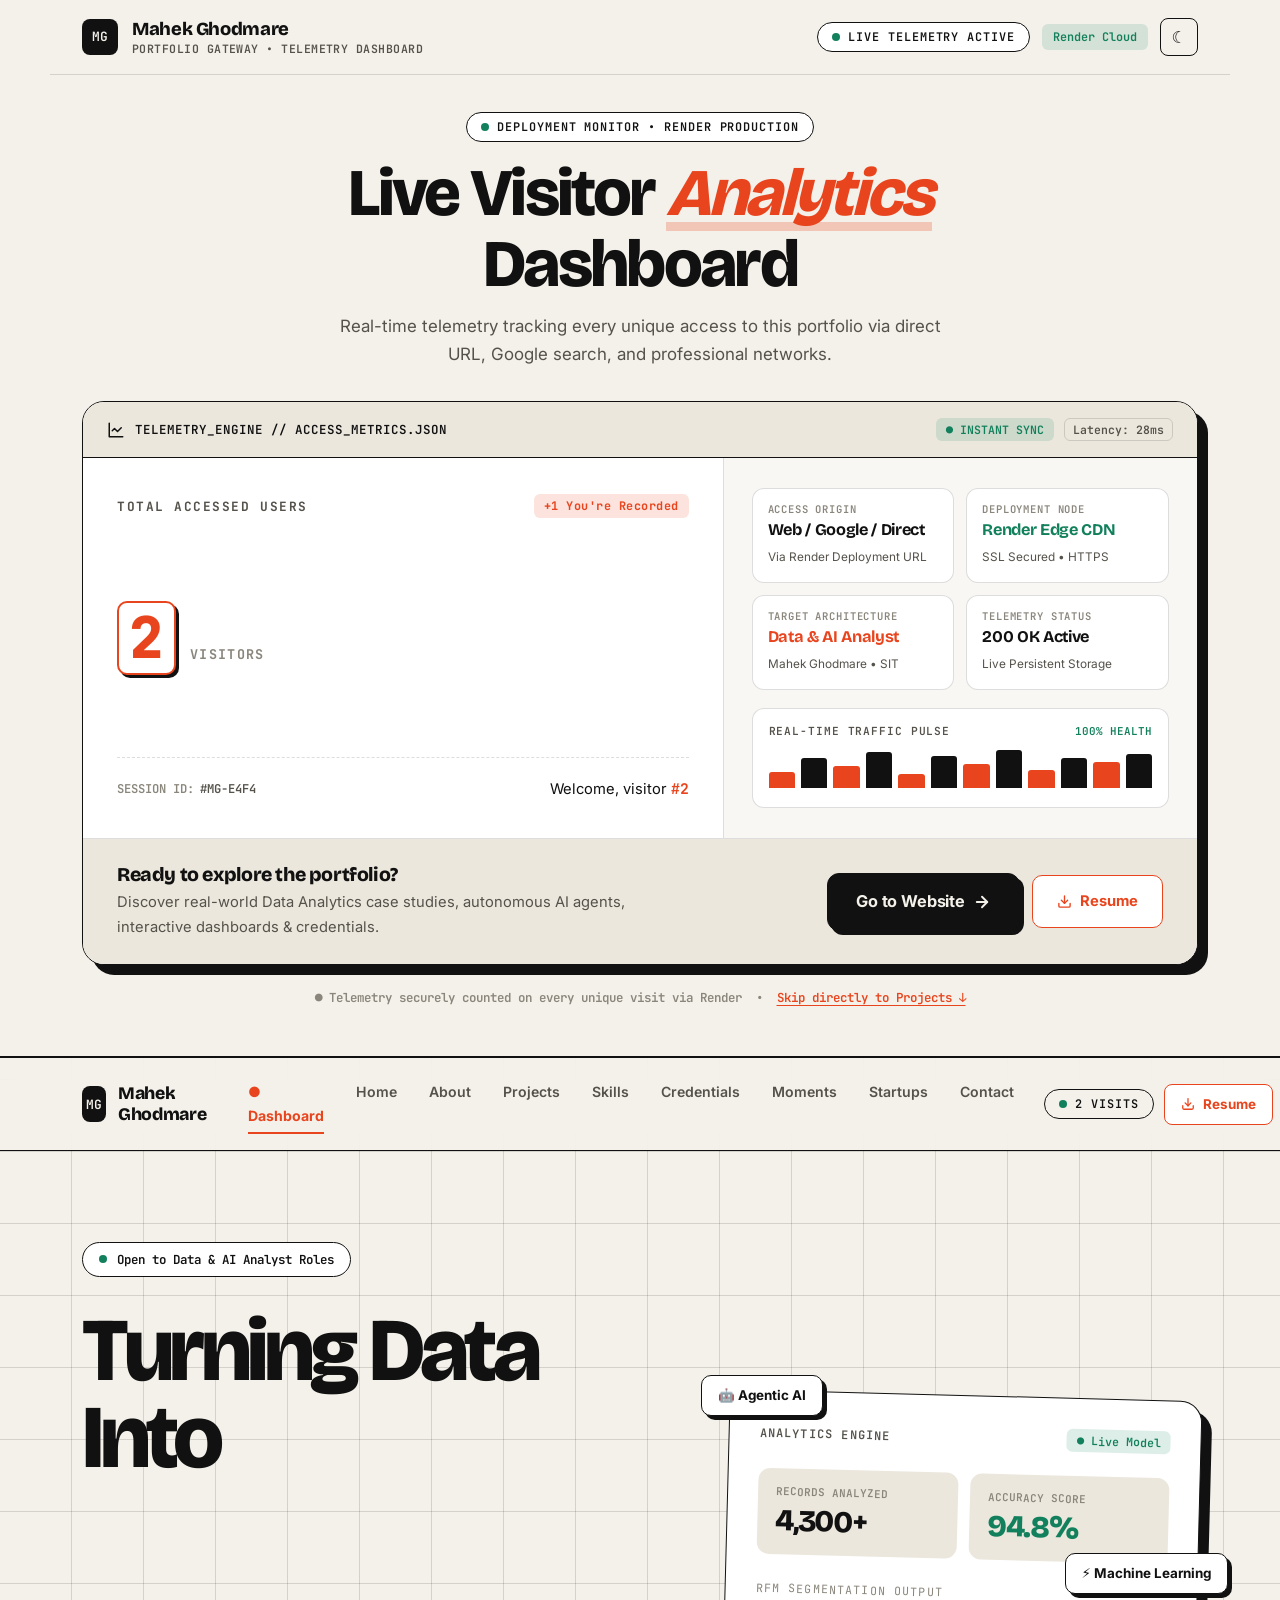
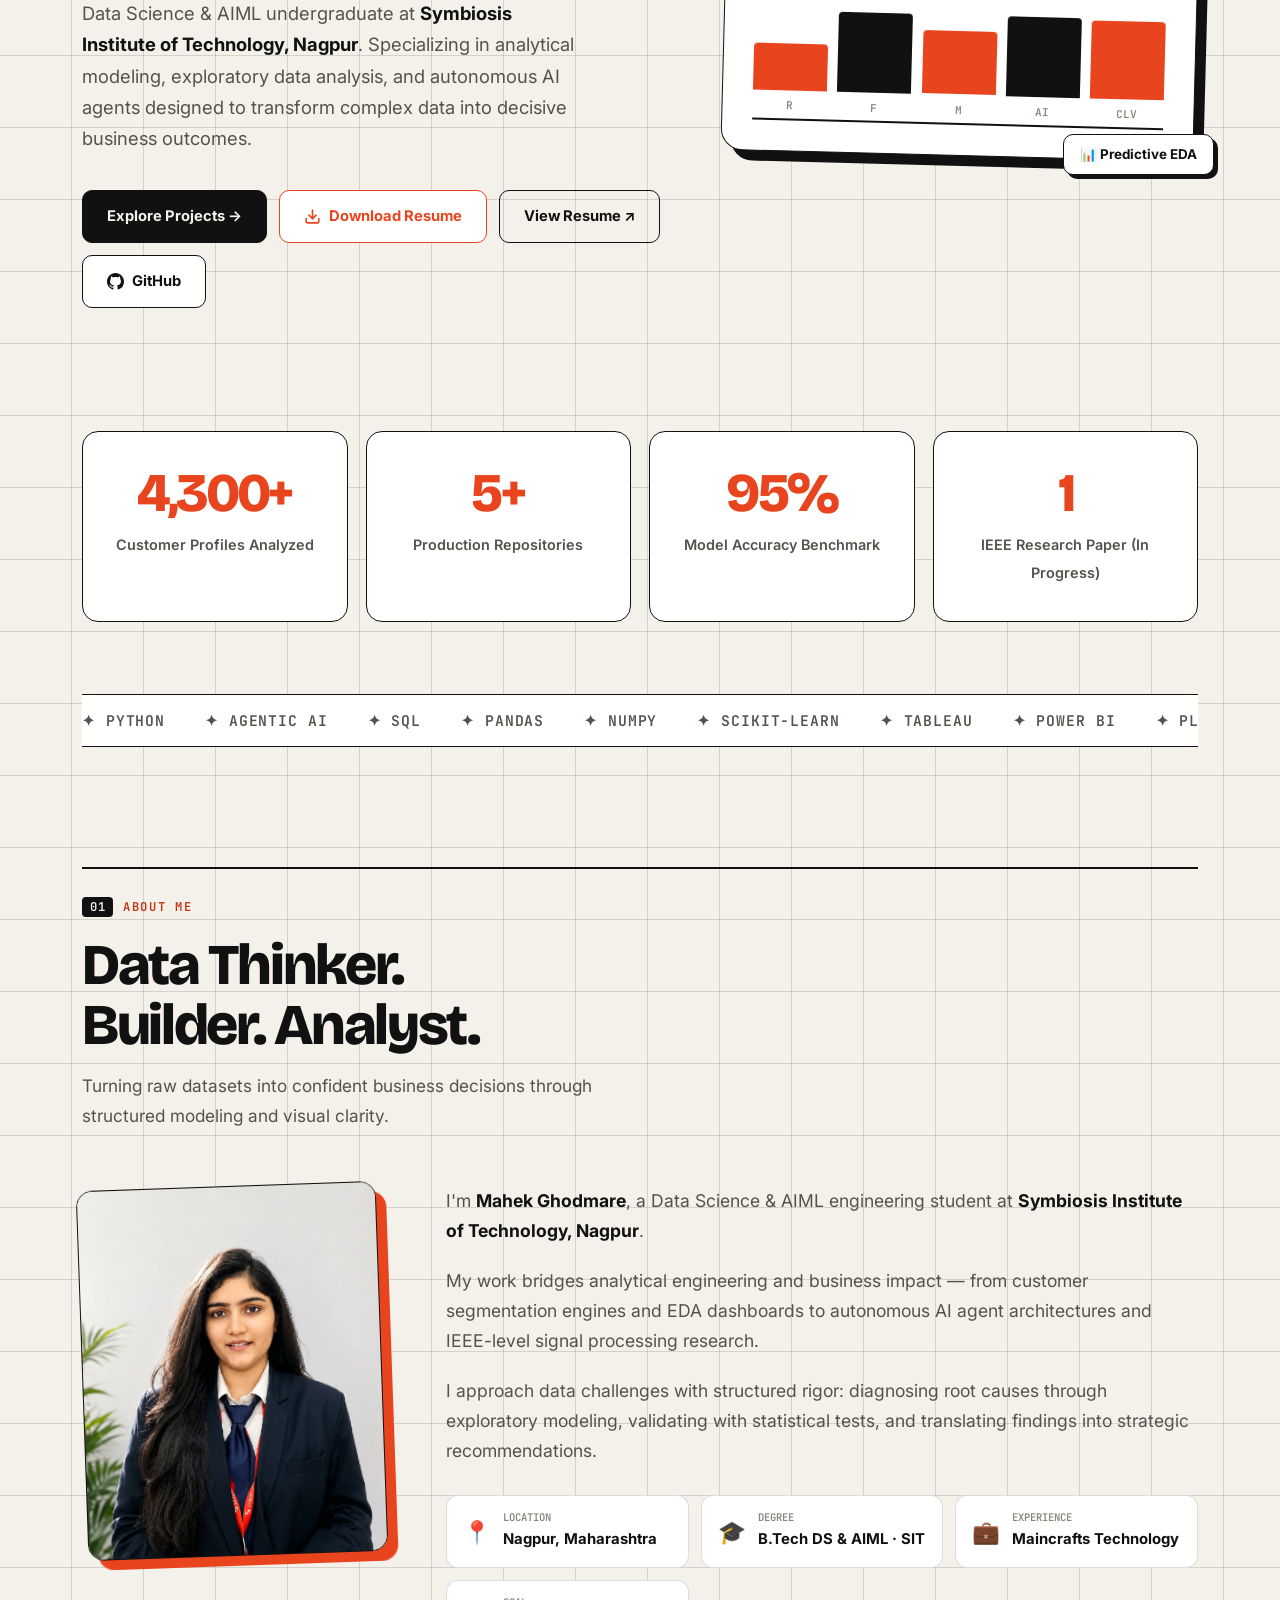
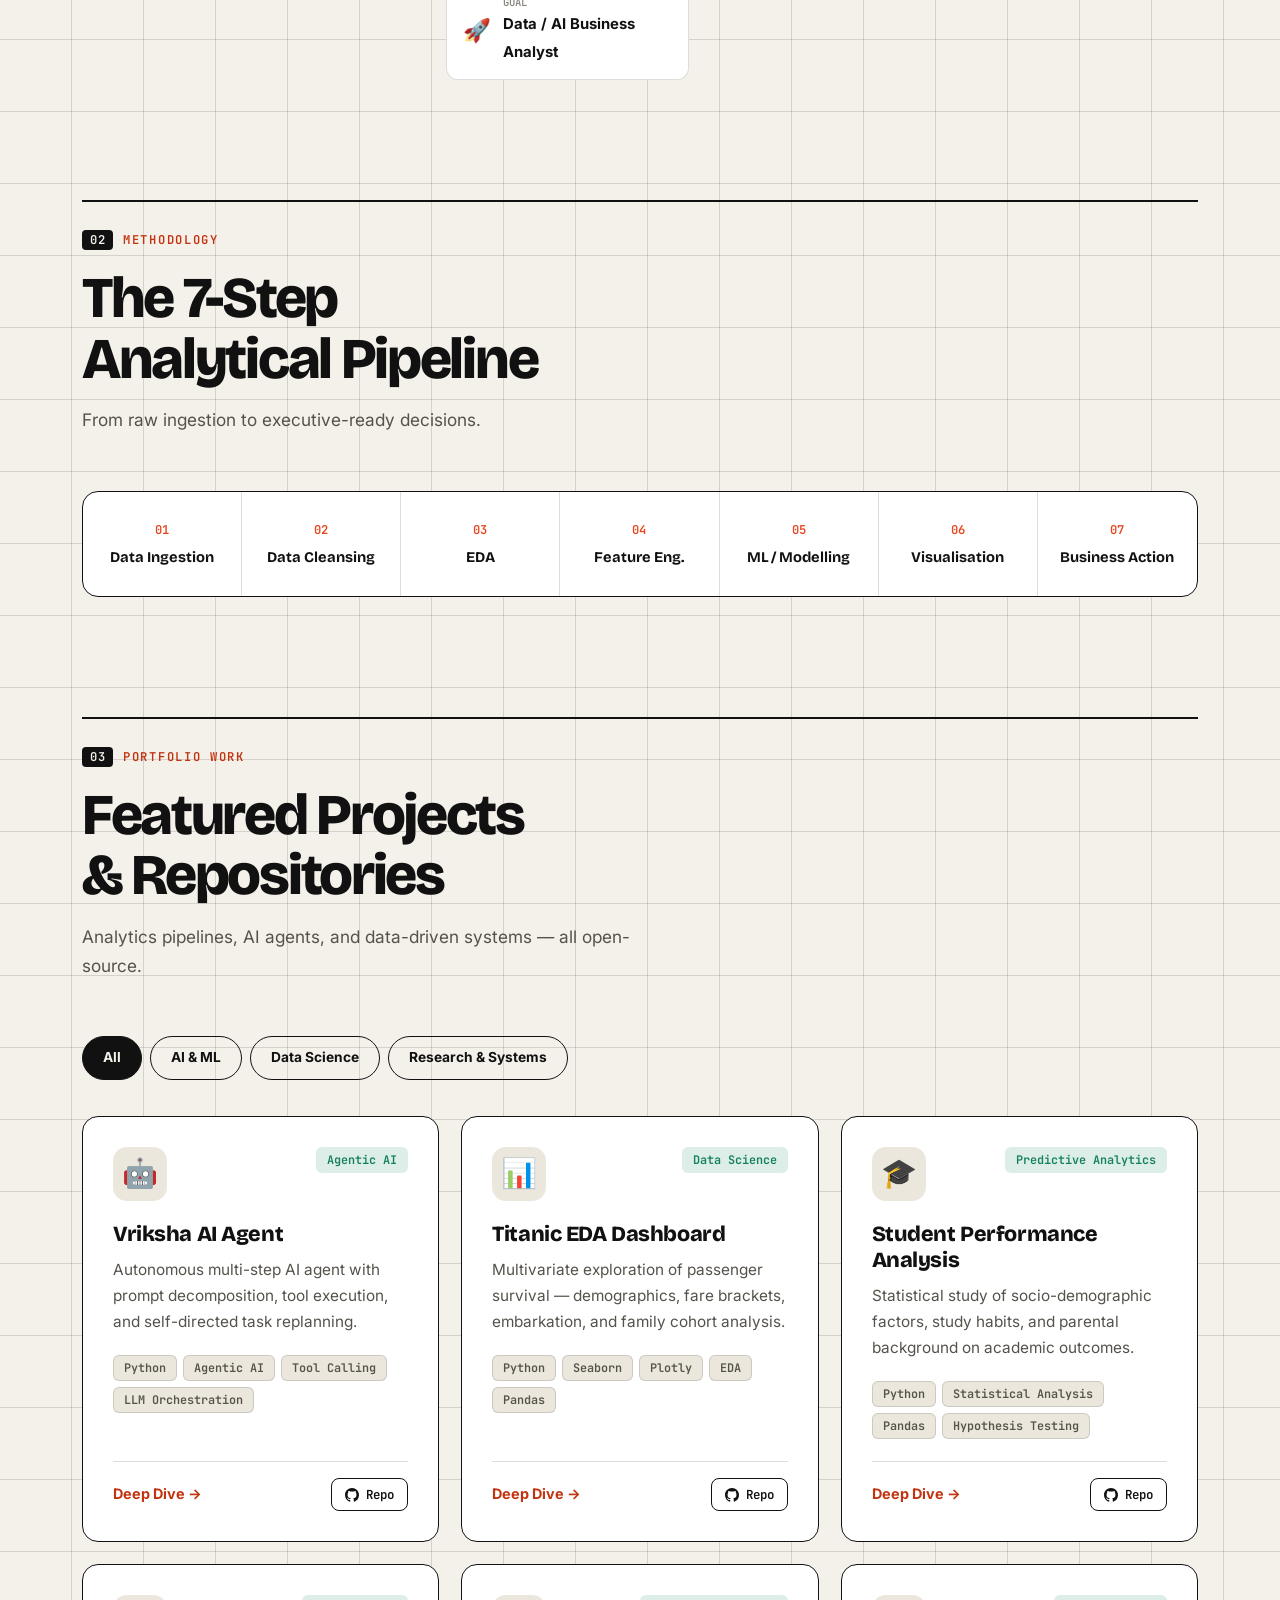
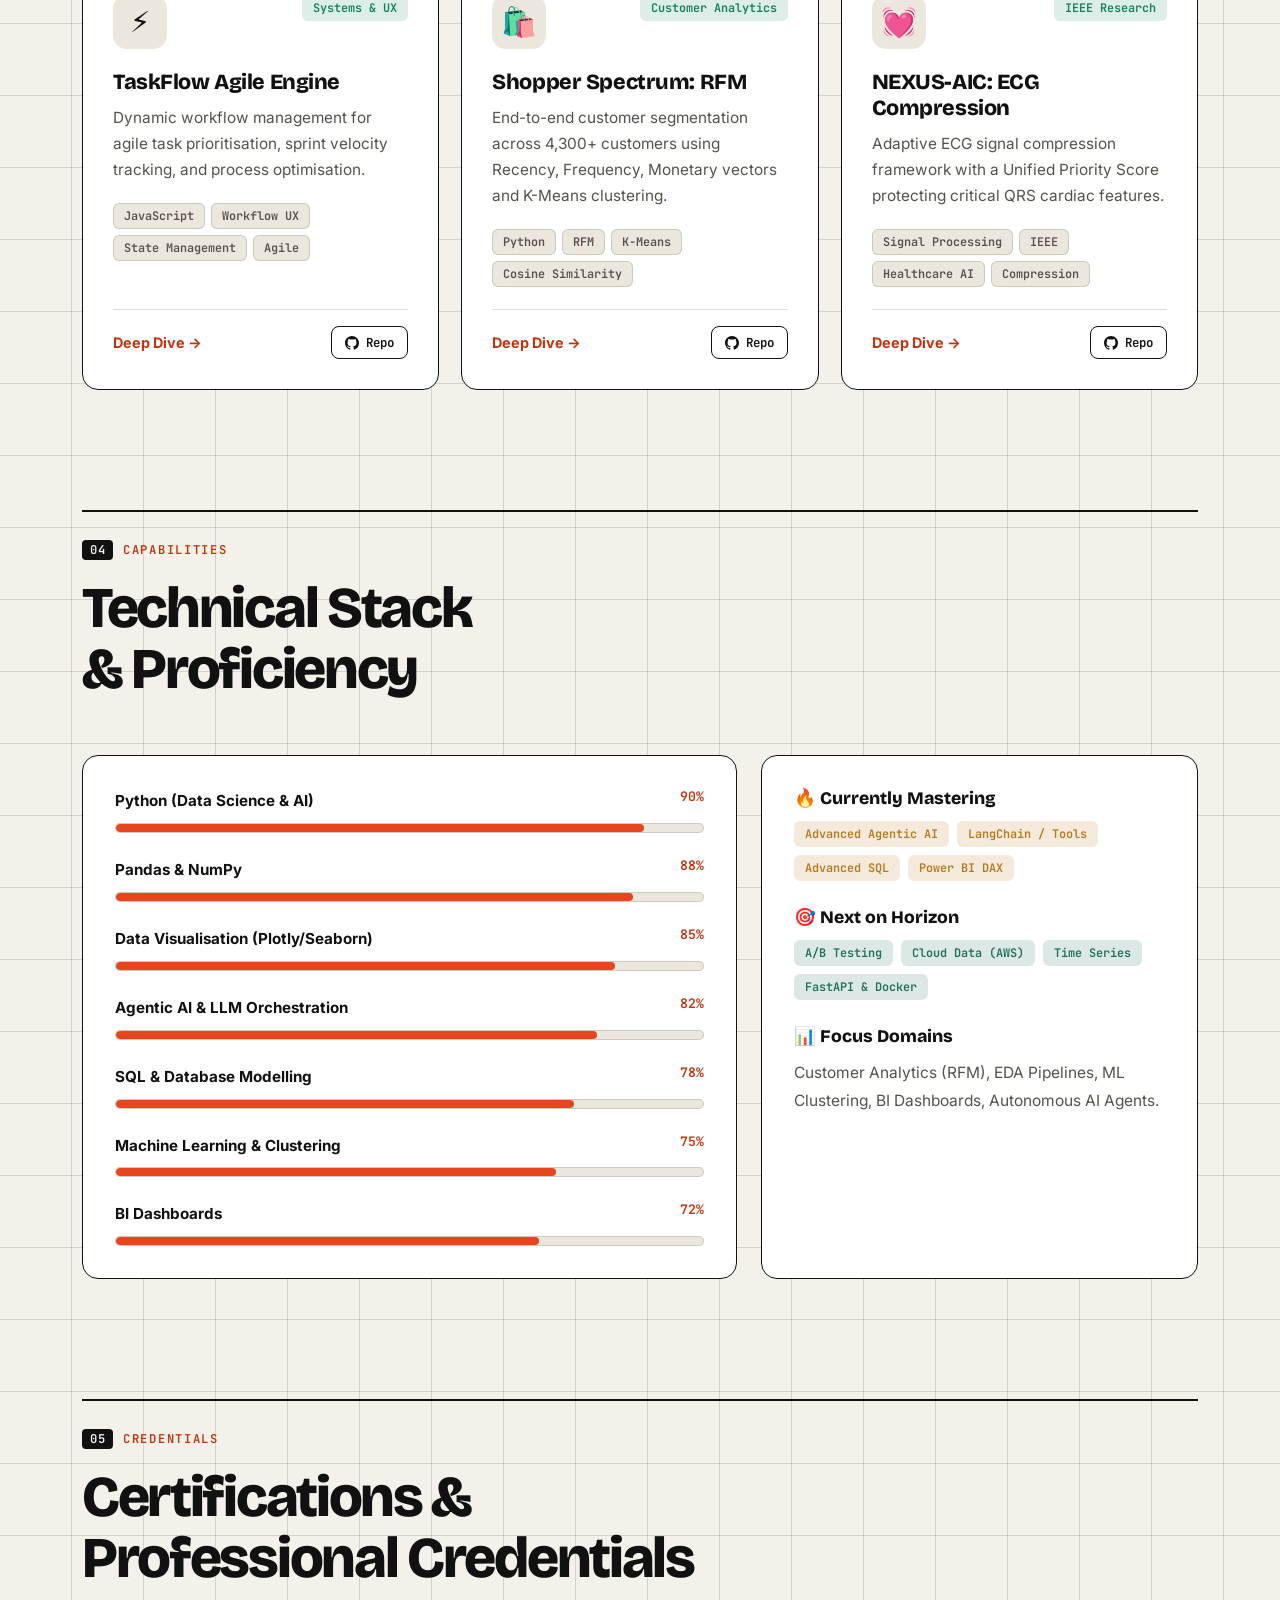
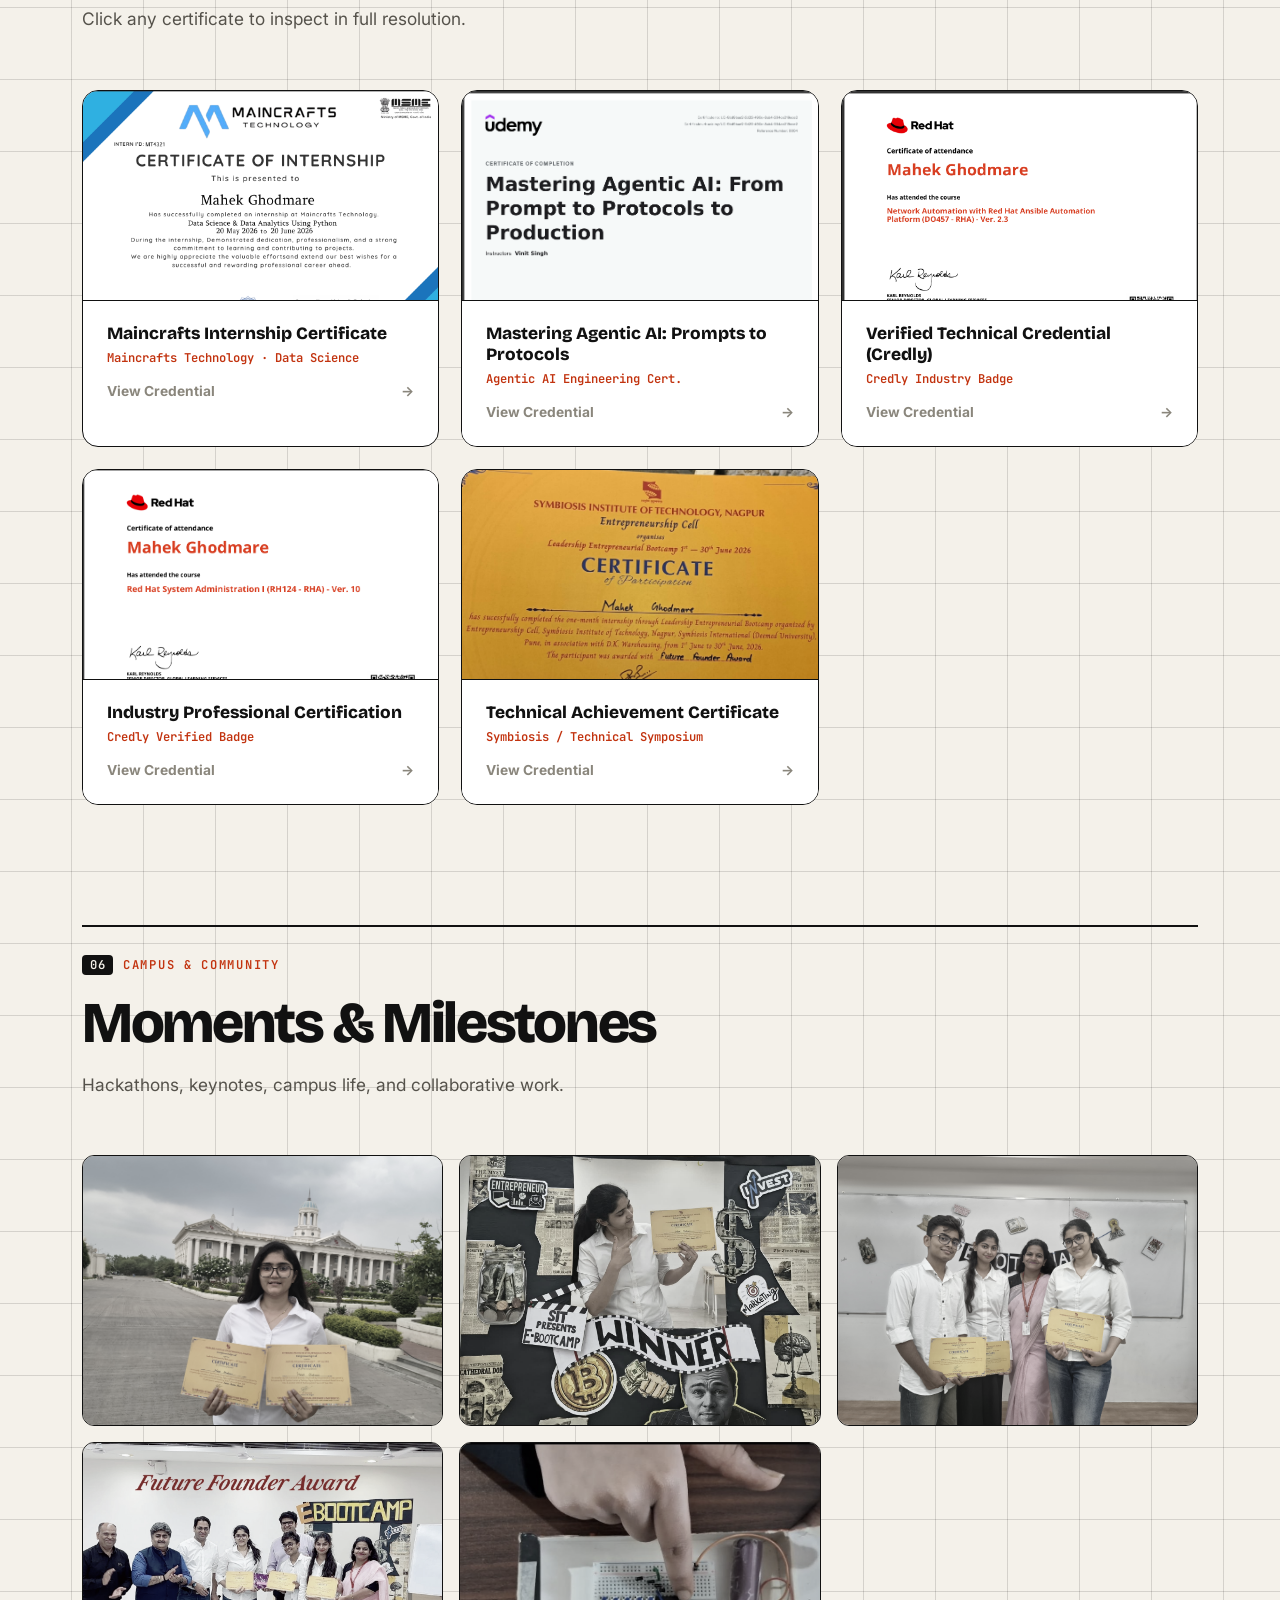
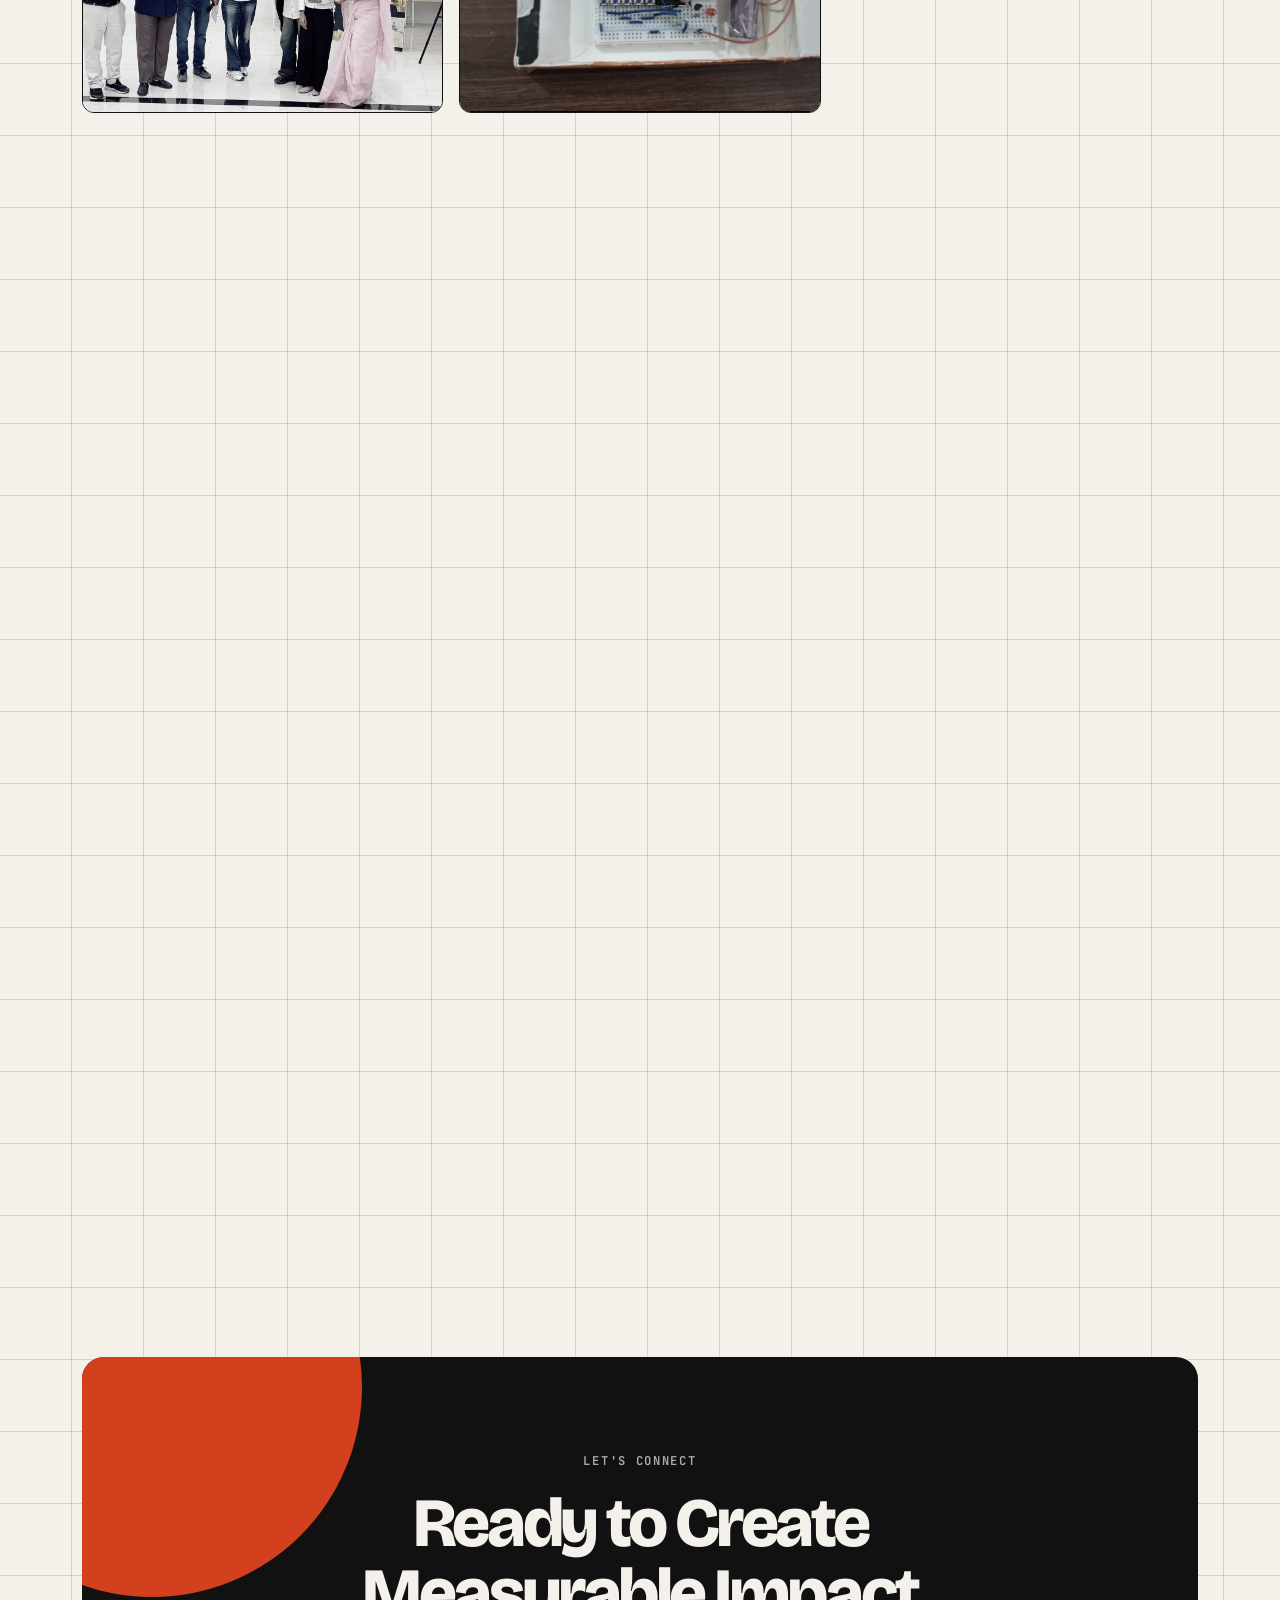
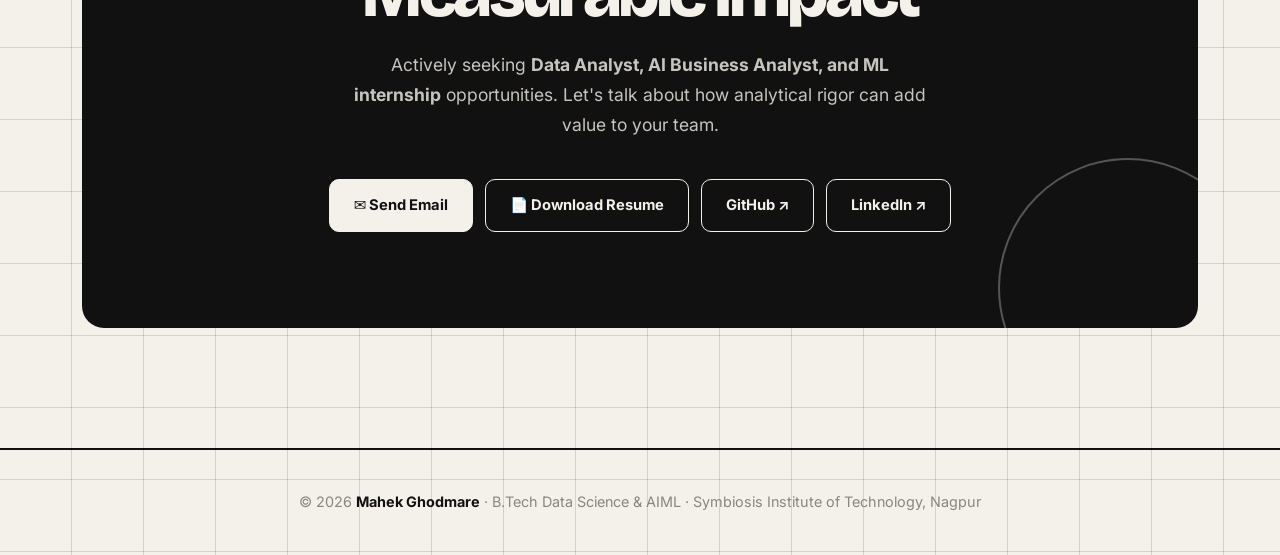
<file: MAHEK PORTFOLIO/index.html>
<!DOCTYPE html>
<html lang="en" data-theme="dark">

<head>
  <meta charset="utf-8">
  <meta name="viewport" content="width=device-width, initial-scale=1.0">
  <title>Mahek Ghodmare | Data Analyst & AI Business Analyst</title>
  <meta name="description"
    content="Portfolio of Mahek Ghodmare — Data Science & AIML student at SIT Nagpur. Data Analyst & AI Business Analyst.">

  <link rel="preconnect" href="https://fonts.googleapis.com">
  <link rel="preconnect" href="https://fonts.gstatic.com" crossorigin>
  <link
    href="https://fonts.googleapis.com/css2?family=Bricolage+Grotesque:opsz,wght@12..96,600;12..96,800&family=Inter:wght@400;500;600;700&family=JetBrains+Mono:wght@500;600&display=swap"
    rel="stylesheet">

  <style>
/* =========================================================
   Editorial theme for Mahek's portfolio
   Warm paper + ink + one orange accent. Works with the
   existing HTML/JS unchanged (same class names & tokens).
   ========================================================= */
@import url('https://fonts.googleapis.com/css2?family=Bricolage+Grotesque:opsz,wght@12..96,600;12..96,800&family=Inter:wght@400;500;600;700&family=JetBrains+Mono:wght@500;600&display=swap');

:root{
  --bg:#F4F1EA;--surface:#EBE7DD;--card:#FFFFFF;
  --border:rgba(17,17,17,.14);--border2:#111111;
  --text:#111111;--muted:#55524B;--dim:#8A867C;
  --violet:#E8451E;--violet2:#C2330F;--cyan:#1F6F5C;
  --green:#12805C;--amber:#B7791F;--rose:#D6336C;
  --glow:transparent;--ink-shadow:#111;
  --sans:'Inter',system-ui,sans-serif;--head:'Bricolage Grotesque','Inter',sans-serif;--mono:'JetBrains Mono',monospace;
  --r-sm:8px;--r-md:12px;--r-lg:16px;--r-xl:22px;
  --ease:cubic-bezier(.2,.9,.3,1);
}
[data-theme="dark"]{
  --bg:#0E0E0C;--surface:#151512;--card:#181815;
  --border:rgba(243,240,232,.14);--border2:#F3F0E8;
  --text:#F3F0E8;--muted:#A8A49A;--dim:#6F6B62;
  --violet:#FF7A45;--violet2:#FF9A6E;--cyan:#5FD3B0;
  --green:#4ADE9C;--amber:#F2B84B;--rose:#FF6B9A;
  --ink-shadow:#F3F0E8;
}

*,*::before,*::after{box-sizing:border-box;margin:0;padding:0}
html{scroll-behavior:smooth;scroll-padding-top:96px}
body{font:16.5px/1.7 var(--sans);background:var(--bg);color:var(--text);overflow-x:hidden;transition:background .3s,color .3s;
  background-image:linear-gradient(var(--border) 1px,transparent 1px),linear-gradient(90deg,var(--border) 1px,transparent 1px);background-size:72px 72px;background-position:-1px -1px}
body::before{content:"";position:fixed;inset:0;background:var(--bg);opacity:.93;z-index:-1}
img{display:block;max-width:100%}a{color:inherit;text-decoration:none}button{font:inherit;cursor:pointer;background:none;border:none;color:inherit}
::selection{background:var(--violet);color:#fff}
::-webkit-scrollbar{width:8px}::-webkit-scrollbar-track{background:var(--bg)}::-webkit-scrollbar-thumb{background:var(--dim);border-radius:4px}

/* removed effects from the old theme */
#cv,#glow-cursor,.orb{display:none}
#progress-bar{position:fixed;top:0;left:0;height:4px;width:0;background:var(--violet);z-index:1000}

/* layout */
.wrap{max-width:1180px;margin:0 auto;padding:0 32px;position:relative;z-index:2}
main{counter-reset:sec}
section{padding:120px 0 0}

/* nav */
.nav-wrap{position:sticky;top:0;z-index:100;padding:0;background:color-mix(in srgb,var(--bg) 88%,transparent);backdrop-filter:blur(12px);-webkit-backdrop-filter:blur(12px);border-bottom:1px solid var(--border2)}
nav{max-width:1180px;margin:0 auto;padding:14px 32px;display:flex;align-items:center;justify-content:space-between;gap:16px}
.nav-brand{display:flex;align-items:center;gap:12px;font:800 1.1rem var(--head);letter-spacing:-.02em}
.nav-logo{width:36px;height:36px;border-radius:8px;background:var(--text);color:var(--bg);display:grid;place-items:center;font:600 .8rem var(--mono)}
.nav-links{display:flex;gap:4px}
.nav-links a{font-size:.88rem;font-weight:600;color:var(--muted);padding:8px 14px;position:relative;transition:color .2s}
.nav-links a::after{content:"";position:absolute;left:14px;right:14px;bottom:2px;height:2px;background:var(--violet);transform:scaleX(0);transform-origin:left;transition:transform .3s var(--ease)}
.nav-links a:hover,.nav-links a.on{color:var(--text)}
.nav-links a:hover::after,.nav-links a.on::after{transform:scaleX(1)}
.nav-right{display:flex;gap:10px;align-items:center}
.theme-btn,.hamburger{width:38px;height:38px;border-radius:8px;border:1px solid var(--border2);display:grid;place-items:center;transition:.25s}
.theme-btn:hover{background:var(--text);color:var(--bg);transform:rotate(20deg)}
.hamburger{display:none}
.mobile-menu{display:none;position:fixed;top:68px;left:0;right:0;background:var(--bg);border-bottom:1px solid var(--border2);padding:20px 32px;flex-direction:column;gap:4px;z-index:99}
.mobile-menu.open{display:flex}
.mobile-menu a{font:700 1.2rem var(--head);padding:10px 0;border-bottom:1px solid var(--border)}

/* buttons / chips */
.btn{display:inline-flex;align-items:center;gap:8px;padding:13px 24px;border-radius:10px;font-size:.92rem;font-weight:700;border:1px solid var(--border2);background:var(--card);color:var(--text);transition:transform .2s var(--ease),box-shadow .2s var(--ease),background .2s;cursor:pointer}
.btn:hover{transform:translate(-3px,-3px);box-shadow:4px 4px 0 var(--ink-shadow)}
.btn-primary{background:var(--text);color:var(--bg)}
.btn-primary:hover{background:var(--violet);color:#fff;border-color:var(--violet)}
.btn-ghost{background:transparent}
.btn-resume{background:var(--card);border-color:var(--violet);color:var(--violet)}
.btn-resume:hover{background:var(--violet);color:#fff}
.btn-sm{padding:8px 16px;font-size:.84rem;border-radius:8px}
.pill{display:inline-flex;align-items:center;gap:8px;font:600 .74rem var(--mono);text-transform:uppercase;letter-spacing:.08em;padding:6px 14px;border-radius:999px;border:1px solid var(--border2)}
.pill-dot{width:8px;height:8px;border-radius:50%;background:var(--green);animation:blink 2s infinite}
@keyframes blink{50%{opacity:.3;transform:scale(1.5)}}
.tag{font:600 .74rem var(--mono);padding:4px 10px;border-radius:6px;background:var(--surface);border:1px solid var(--border);color:var(--muted);display:inline-block}
.tag-green{background:color-mix(in srgb,var(--green) 14%,transparent);border-color:transparent;color:var(--green)}
.tag-amber{background:color-mix(in srgb,var(--amber) 16%,transparent);border-color:transparent;color:var(--amber)}
.tag-violet{background:color-mix(in srgb,var(--violet) 14%,transparent);border-color:transparent;color:var(--violet2)}
.tag-cyan{background:color-mix(in srgb,var(--cyan) 16%,transparent);border-color:transparent;color:var(--cyan)}

/* section headings with auto numbering */
.sec-head{margin-bottom:56px;padding-top:28px;border-top:2px solid var(--text)}
.label{display:flex;align-items:center;gap:10px;font:600 .76rem var(--mono);text-transform:uppercase;letter-spacing:.14em;color:var(--violet2);margin-bottom:18px}
section .sec-head .label::before{counter-increment:sec;content:"0" counter(sec);color:var(--bg);background:var(--text);padding:2px 8px;border-radius:4px;letter-spacing:.04em}
.sec-title{font:800 clamp(2.2rem,4.6vw,3.6rem)/1.05 var(--head);letter-spacing:-.04em;margin-bottom:16px}
.sec-body{font-size:1.08rem;color:var(--muted);max-width:560px}

/* cards */
.card,.proj-card,.cert-card,.stat{background:var(--card);border:1px solid var(--border2);border-radius:var(--r-lg);transition:transform .3s var(--ease),box-shadow .3s var(--ease)}
.card{padding:32px}
.card:hover,.proj-card:hover,.cert-card:hover,.stat:hover{transform:translate(-4px,-4px);box-shadow:8px 8px 0 var(--ink-shadow)}

/* reveal */
.rv{opacity:0;transform:translateY(36px);transition:opacity .8s var(--ease),transform .8s var(--ease)}
.rv.in{opacity:1;transform:none}

/* hero */
.hero{min-height:88vh;display:grid;grid-template-columns:1.1fr .9fr;gap:64px;align-items:center;padding:56px 0 0}
.hero-eyebrow{display:inline-flex;align-items:center;gap:10px;font:600 .78rem var(--mono);padding:8px 16px;border:1px solid var(--border2);border-radius:999px;margin-bottom:30px;background:var(--card)}
.hero-title{font:800 clamp(3.2rem,7vw,6rem)/.98 var(--head);letter-spacing:-.05em;margin-bottom:28px}
.hero-title .rotate{display:inline-block;color:var(--violet);font-style:italic;position:relative;transition:opacity .35s,transform .35s}
.hero-title .rotate::after{content:"";position:absolute;left:0;right:0;bottom:4px;height:.12em;background:var(--violet);opacity:.25}
.hero-title .rotate.out{opacity:0;transform:translateY(16px)}
.hero-bio{font-size:1.15rem;color:var(--muted);max-width:500px;margin-bottom:36px}
.hero-bio strong{color:var(--text)}
.hero-cta{display:flex;flex-wrap:wrap;gap:12px;align-items:center}
.hero-visual{position:relative}
.dash{position:relative;background:var(--card);border:1px solid var(--border2);border-radius:var(--r-xl);padding:30px;box-shadow:10px 10px 0 var(--ink-shadow);transform:rotate(1.5deg);transition:transform .5s var(--ease)}
.dash:hover{transform:rotate(0)}
.dash-row{display:flex;justify-content:space-between;align-items:center;margin-bottom:24px}
.dash-label{font:600 .74rem var(--mono);text-transform:uppercase;letter-spacing:.1em;color:var(--muted)}
.dash-live{font:600 .72rem var(--mono);color:var(--green);background:color-mix(in srgb,var(--green) 14%,transparent);padding:4px 10px;border-radius:6px}
.metrics{display:grid;grid-template-columns:1fr 1fr;gap:12px;margin-bottom:24px}
.metric{background:var(--surface);border-radius:var(--r-md);padding:16px 18px}
.metric small{font:600 .68rem var(--mono);text-transform:uppercase;color:var(--dim);display:block;margin-bottom:4px}
.metric strong{font:800 1.9rem var(--head);letter-spacing:-.04em}
.bars{display:flex;align-items:flex-end;gap:10px;height:110px;border-bottom:2px solid var(--text);padding-bottom:6px}
.bar-c{flex:1;display:flex;flex-direction:column;align-items:center;gap:8px;height:100%;justify-content:flex-end}
.bar-f{width:100%;background:var(--violet);border-radius:4px 4px 0 0;transform-origin:bottom;animation:grow 1.2s var(--ease) both}
.bar-c:nth-child(2) .bar-f{animation-delay:.1s;background:var(--text)}.bar-c:nth-child(3) .bar-f{animation-delay:.2s}.bar-c:nth-child(4) .bar-f{animation-delay:.3s;background:var(--text)}.bar-c:nth-child(5) .bar-f{animation-delay:.4s}
@keyframes grow{from{transform:scaleY(0)}}
.bar-l{font:600 .68rem var(--mono);color:var(--dim)}
.flt{position:absolute;background:var(--card);border:1px solid var(--border2);border-radius:10px;padding:8px 16px;font-weight:700;font-size:.84rem;white-space:nowrap;box-shadow:4px 4px 0 var(--ink-shadow);animation:float 5s ease-in-out infinite;z-index:3}
.flt-a{top:-20px;left:-24px}.flt-b{bottom:-20px;right:-16px;animation-delay:-2.5s}.flt-c{top:44%;right:-30px;animation-delay:-1.3s}
@keyframes float{50%{transform:translateY(-10px)}}

/* stats */
.stats-row{display:grid;grid-template-columns:repeat(4,1fr);gap:18px;margin-top:88px}
.stat{text-align:center;padding:34px 20px}
.stat .num{display:block;font:800 3.4rem/1 var(--head);letter-spacing:-.05em;color:var(--violet);margin-bottom:10px}
.stat .lbl{font-size:.9rem;color:var(--muted);font-weight:600}

/* marquee */
.marquee{margin:72px 0 0;overflow:hidden;border-block:1px solid var(--border2);padding:16px 0;background:var(--card)}
.marquee-inner{display:flex;gap:40px;width:max-content;animation:scroll 40s linear infinite}
.marquee:hover .marquee-inner{animation-play-state:paused}
.m-tag{font:600 .92rem var(--mono);text-transform:uppercase;letter-spacing:.06em;color:var(--muted);white-space:nowrap;transition:color .2s}
.m-tag:hover{color:var(--violet)}
@keyframes scroll{to{transform:translateX(-50%)}}

/* about */
.about-grid{display:grid;grid-template-columns:300px 1fr;gap:64px;align-items:start}
.avatar{width:300px;height:370px;border-radius:var(--r-lg);overflow:hidden;border:1px solid var(--border2);background:var(--surface);box-shadow:10px 10px 0 var(--violet);transform:rotate(-2deg);transition:.4s var(--ease)}
.avatar:hover{transform:rotate(0) scale(1.02)}
.avatar img{width:100%;height:100%;object-fit:cover;object-position:center top}
.about-body p{font-size:1.1rem;color:var(--muted);margin-bottom:20px}
.about-body p strong{color:var(--text)}
.about-pills{display:grid;grid-template-columns:repeat(auto-fit,minmax(220px,1fr));gap:12px;margin-top:30px}
.about-pill{display:flex;align-items:center;gap:12px;background:var(--card);border:1px solid var(--border);border-radius:var(--r-md);padding:14px 16px;transition:.25s}
.about-pill:hover{border-color:var(--border2);transform:translateY(-3px)}
.about-pill-icon{font-size:1.4rem}
.about-pill small{display:block;font:600 .66rem var(--mono);text-transform:uppercase;color:var(--dim)}
.about-pill strong{font-size:.93rem}

/* workflow */
.flow-grid{display:grid;grid-template-columns:repeat(7,1fr);border:1px solid var(--border2);border-radius:var(--r-lg);overflow:hidden;background:var(--card)}
.flow-card{padding:30px 10px;text-align:center;border-right:1px solid var(--border);transition:background .3s,color .3s,transform .3s var(--ease)}
.flow-card:last-child{border-right:0}
.flow-card:hover{background:var(--text);color:var(--bg)}
.flow-num{display:block;font:600 .76rem var(--mono);color:var(--violet);margin-bottom:10px}
.flow-name{font:700 .92rem var(--head)}

/* projects */
.filters{display:flex;flex-wrap:wrap;gap:8px;margin-bottom:36px}
.filter{padding:9px 20px;border-radius:999px;font-size:.86rem;font-weight:700;border:1px solid var(--border2);background:transparent;transition:.2s}
.filter:hover{background:var(--surface)}
.filter.on{background:var(--text);color:var(--bg)}
.proj-grid{display:grid;grid-template-columns:repeat(auto-fill,minmax(340px,1fr));gap:22px}
.proj-card{padding:30px;display:flex;flex-direction:column;justify-content:space-between;min-height:320px}
.proj-top{display:flex;justify-content:space-between;align-items:flex-start;margin-bottom:20px}
.proj-icon{font-size:1.8rem;width:54px;height:54px;display:grid;place-items:center;background:var(--surface);border-radius:14px}
.proj-card h3{font:800 1.35rem var(--head);letter-spacing:-.02em;margin-bottom:10px}
.proj-card p{color:var(--muted);font-size:.96rem;margin-bottom:20px}
.proj-tags{display:flex;flex-wrap:wrap;gap:6px;margin-bottom:22px}
.proj-footer{display:flex;justify-content:space-between;align-items:center;padding-top:16px;border-top:1px solid var(--border)}
.proj-detail{font-weight:700;font-size:.9rem;color:var(--violet2);transition:transform .2s}
.proj-detail:hover{transform:translateX(4px)}
.proj-repo{display:inline-flex;align-items:center;gap:7px;font:600 .78rem var(--mono);padding:7px 13px;border-radius:8px;border:1px solid var(--border2);transition:.2s}
.proj-repo:hover{background:var(--text);color:var(--bg)}

/* skills */
.skills-grid{display:grid;grid-template-columns:1.2fr .8fr;gap:24px}
.sk-item{margin-bottom:24px}.sk-item:last-child{margin-bottom:0}
.sk-row{display:flex;justify-content:space-between;font-weight:700;font-size:.95rem;margin-bottom:9px}
.sk-pct{font:600 .82rem var(--mono);color:var(--violet2)}
.sk-track{height:10px;background:var(--surface);border-radius:99px;overflow:hidden;border:1px solid var(--border)}
.sk-bar{height:100%;width:0;background:var(--violet);border-radius:99px;transition:width 1.5s var(--ease)}
.sk-block{margin-bottom:26px}.sk-block:last-child{margin-bottom:0}
.sk-block h4{font:800 1.1rem var(--head);margin-bottom:12px}
.sk-chips{display:flex;flex-wrap:wrap;gap:8px}

/* certificates + gallery */
.cert-grid{display:grid;grid-template-columns:repeat(auto-fill,minmax(300px,1fr));gap:22px}
.cert-card{overflow:hidden;cursor:pointer}
.cert-img{width:100%;height:210px;object-fit:cover;object-position:top;border-bottom:1px solid var(--border2);transition:transform .5s var(--ease)}
.cert-card:hover .cert-img{transform:scale(1.04)}
.cert-card{position:relative}.cert-card>img{display:block}
.cert-info{padding:22px 24px;background:var(--card);position:relative}
.cert-info h4{font:800 1.08rem var(--head);margin-bottom:6px}
.cert-issuer{font:600 .76rem var(--mono);color:var(--violet2);margin-bottom:14px}
.cert-action{display:flex;justify-content:space-between;font-size:.86rem;font-weight:700;color:var(--dim);transition:color .2s}
.cert-card:hover .cert-action{color:var(--violet)}
.gal-grid{display:grid;grid-template-columns:repeat(auto-fill,minmax(270px,1fr));gap:16px}
.gal-tile{aspect-ratio:4/3;border-radius:var(--r-md);overflow:hidden;position:relative;cursor:pointer;border:1px solid var(--border2);transition:transform .3s var(--ease),box-shadow .3s var(--ease)}
.gal-tile:hover{transform:translate(-4px,-4px);box-shadow:8px 8px 0 var(--ink-shadow)}
.gal-tile img{width:100%;height:100%;object-fit:cover;filter:grayscale(.6);transition:transform .6s var(--ease),filter .4s}
.gal-tile:hover img{transform:scale(1.07);filter:none}
.gal-cap{position:absolute;inset:auto 0 0;padding:30px 16px 14px;background:linear-gradient(transparent,rgba(0,0,0,.8));color:#fff;font-weight:700;font-size:.9rem;opacity:0;transform:translateY(8px);transition:.3s}
.gal-tile:hover .gal-cap{opacity:1;transform:none}

/* startups (placed at the bottom) */
.startup-grid{display:grid;grid-template-columns:1fr 1fr;gap:24px}
.startup{border:1px solid var(--border2);border-radius:var(--r-xl);padding:38px;background:var(--card);position:relative;overflow:hidden;transition:transform .35s var(--ease),box-shadow .35s var(--ease)}
.startup::before{content:"";position:absolute;inset:0 0 auto 0;height:8px}
.calyvra-card::before{background:var(--amber)}.fizzkey-card::before{background:var(--green)}
.calyvra-card:hover{transform:translate(-4px,-4px);box-shadow:8px 8px 0 var(--amber)}
.fizzkey-card:hover{transform:translate(-4px,-4px);box-shadow:8px 8px 0 var(--green)}
.startup-head{display:flex;justify-content:space-between;align-items:center;margin-bottom:22px}
.startup-badge{font:600 .72rem var(--mono);letter-spacing:.08em;text-transform:uppercase;padding:6px 12px;border-radius:999px}
.calyvra-badge{background:color-mix(in srgb,var(--amber) 16%,transparent);color:var(--amber)}
.fizzkey-badge{background:color-mix(in srgb,var(--green) 16%,transparent);color:var(--green)}
.startup-emoji{font-size:2.4rem}
.startup-name{font:800 2.8rem/1 var(--head);letter-spacing:-.05em;margin-bottom:8px}
.calyvra-name{color:var(--amber)}.fizzkey-name{color:var(--green)}
.startup-line{font-weight:700;margin-bottom:14px}
.startup-desc{color:var(--muted);font-size:.96rem;margin-bottom:26px}
.tabs{display:flex;gap:4px;background:var(--surface);border-radius:10px;padding:4px;margin-bottom:20px}
.tab{flex:1;padding:9px 6px;font:600 .76rem var(--mono);border-radius:7px;color:var(--dim);transition:.2s}
.tab.on{background:var(--text);color:var(--bg)}
.tab-panel{display:none}.tab-panel.on{display:block;animation:fadeUp .35s var(--ease)}
@keyframes fadeUp{from{opacity:0;transform:translateY(8px)}}
.feat-list{list-style:none;display:grid;gap:12px}
.feat-list li{display:flex;gap:12px;font-size:.94rem;color:var(--muted)}
.feat-list li::before{content:"→";color:var(--violet);font-weight:700;flex-shrink:0}
.feat-list strong{color:var(--text)}
.road-list{padding-left:22px;border-left:2px dashed var(--border2);display:grid;gap:18px}
.road-node{position:relative}
.road-node::before{content:"";position:absolute;left:-29px;top:6px;width:12px;height:12px;border-radius:50%;background:var(--bg);border:3px solid var(--green)}
.road-month{font:600 .76rem var(--mono);color:var(--green);margin-bottom:2px}
.road-task{font-size:.92rem;color:var(--muted)}
.startup-foot{display:flex;justify-content:space-between;align-items:center;padding-top:18px;margin-top:24px;border-top:1px solid var(--border)}
.startup-status{font:600 .74rem var(--mono)}

/* contact */
.contact-box{background:var(--text);color:var(--bg);border-radius:var(--r-xl);padding:96px 48px;text-align:center;position:relative;overflow:hidden}
.contact-box::before{content:"";position:absolute;width:420px;height:420px;border-radius:50%;background:var(--violet);opacity:.9;left:-140px;top:-180px;animation:float 8s ease-in-out infinite}
.contact-box::after{content:"";position:absolute;width:260px;height:260px;border-radius:50%;border:2px solid var(--bg);opacity:.3;right:-60px;bottom:-90px;animation:float 9s ease-in-out infinite reverse}
.contact-box>*{position:relative;z-index:1}
.contact-box .label{justify-content:center;color:var(--bg);opacity:.7}
.contact-box .label::before{display:none}
.contact-box h2{font:800 clamp(2.4rem,5.4vw,4.4rem)/1 var(--head);letter-spacing:-.05em;margin-bottom:22px}
.contact-box p{font-size:1.1rem;max-width:580px;margin:0 auto 40px;opacity:.8}
.contact-btns{display:flex;flex-wrap:wrap;gap:12px;justify-content:center}
.contact-box .btn{background:transparent;color:var(--bg);border-color:var(--bg)}
.contact-box .btn:hover{box-shadow:4px 4px 0 var(--violet)}
.contact-box .btn-primary{background:var(--bg);color:var(--text)}
footer{margin-top:120px;border-top:2px solid var(--text);padding:40px 0;text-align:center;color:var(--dim);font-size:.9rem}
footer strong{color:var(--text)}

/* modal + back to top */
.overlay{position:fixed;inset:0;background:rgba(10,10,8,.75);backdrop-filter:blur(6px);z-index:500;display:none;place-items:center;padding:24px}
.overlay.open{display:grid}
.modal{background:var(--card);border:1px solid var(--border2);border-radius:var(--r-xl);width:min(700px,94vw);max-height:88vh;overflow-y:auto;padding:40px;position:relative;box-shadow:10px 10px 0 var(--violet);animation:pop .35s var(--ease)}
@keyframes pop{from{opacity:0;transform:translateY(30px) scale(.96)}}
.modal-x{position:absolute;top:16px;right:16px;width:38px;height:38px;border-radius:8px;border:1px solid var(--border2);font-size:1.3rem;display:grid;place-items:center;transition:.2s}
.modal-x:hover{background:var(--violet);color:#fff;border-color:var(--violet);transform:rotate(90deg)}
.modal-img{width:100%;border-radius:var(--r-md);margin-bottom:20px;border:1px solid var(--border)}
#btt{position:fixed;bottom:26px;right:26px;width:48px;height:48px;border-radius:10px;background:var(--text);color:var(--bg);font-weight:700;display:grid;place-items:center;opacity:0;pointer-events:none;transform:translateY(12px);transition:.3s var(--ease);z-index:90}
#btt.show{opacity:1;pointer-events:auto;transform:none}
#btt:hover{background:var(--violet);color:#fff}

/* responsive */
@media(max-width:980px){
  .hero{grid-template-columns:1fr;min-height:0;gap:56px}
  .about-grid,.startup-grid,.skills-grid{grid-template-columns:1fr}
  .avatar{margin:0 auto}
  .flow-grid{grid-template-columns:repeat(4,1fr)}.flow-card{border-bottom:1px solid var(--border)}
  .stats-row{grid-template-columns:repeat(2,1fr)}
  .nav-links{display:none}.hamburger{display:grid}
  section{padding-top:88px}
}
@media(max-width:580px){
  .wrap,nav{padding-left:20px;padding-right:20px}
  .flow-grid{grid-template-columns:repeat(2,1fr)}
  .contact-box{padding:64px 24px}.modal{padding:28px}.dash{transform:none}
}
@media(prefers-reduced-motion:reduce){*{animation-duration:.01s!important;animation-iteration-count:1!important;transition-duration:.01s!important}.rv{opacity:1;transform:none}}

/* =========================================================
   Landing Page / Live Visitor Telemetry Dashboard
   ========================================================= */
.landing-page {
  min-height: 100vh;
  display: flex;
  flex-direction: column;
  justify-content: space-between;
  position: relative;
  padding: 0 0 50px;
  background: var(--bg);
  border-bottom: 2px solid var(--border2);
  z-index: 10;
}

.landing-nav {
  max-width: 1180px;
  width: 100%;
  margin: 0 auto;
  padding: 18px 32px;
  display: flex;
  align-items: center;
  justify-content: space-between;
  gap: 16px;
  border-bottom: 1px solid var(--border);
}

.landing-nav-brand {
  display: flex;
  align-items: center;
  gap: 14px;
}

.landing-brand-text {
  display: flex;
  flex-direction: column;
}

.landing-brand-name {
  font: 800 1.15rem var(--head);
  letter-spacing: -.02em;
  color: var(--text);
  line-height: 1.2;
}

.landing-brand-sub {
  font: 600 .72rem var(--mono);
  color: var(--muted);
  letter-spacing: .04em;
  text-transform: uppercase;
}

.landing-nav-right {
  display: flex;
  align-items: center;
  gap: 12px;
}

.telemetry-pill {
  display: inline-flex;
  align-items: center;
  gap: 8px;
  font: 600 .74rem var(--mono);
  text-transform: uppercase;
  letter-spacing: .08em;
  padding: 6px 14px;
  border-radius: 999px;
  border: 1px solid var(--border2);
  background: var(--card);
  color: var(--text);
}

.landing-container {
  max-width: 1180px;
  width: 100%;
  margin: 0 auto;
  padding: 36px 32px 0;
  flex: 1;
  display: flex;
  flex-direction: column;
  justify-content: center;
}

.landing-hero-meta {
  text-align: center;
  max-width: 780px;
  margin: 0 auto 32px;
}

.landing-status-badge {
  margin-bottom: 16px;
  background: var(--card);
}

.landing-ping {
  width: 8px;
  height: 8px;
  border-radius: 50%;
  background: var(--green);
  box-shadow: 0 0 0 0 rgba(74, 222, 156, 0.7);
  animation: radarPing 1.8s infinite;
}

@keyframes radarPing {
  0% { box-shadow: 0 0 0 0 rgba(74, 222, 156, 0.7); }
  70% { box-shadow: 0 0 0 10px rgba(74, 222, 156, 0); }
  100% { box-shadow: 0 0 0 0 rgba(74, 222, 156, 0); }
}

.landing-title {
  font: 800 clamp(2.3rem, 5.2vw, 4.2rem)/1.06 var(--head);
  letter-spacing: -.04em;
  color: var(--text);
  margin-bottom: 14px;
}

.landing-accent {
  color: var(--violet);
  position: relative;
  font-style: italic;
}

.landing-accent::after {
  content: "";
  position: absolute;
  left: 0;
  right: 0;
  bottom: 2px;
  height: .14em;
  background: var(--violet);
  opacity: .25;
}

.landing-subtitle {
  font-size: 1.06rem;
  color: var(--muted);
  line-height: 1.65;
  max-width: 640px;
  margin: 0 auto;
}

/* Master Telemetry Console Card */
.landing-dashboard-card {
  background: var(--card);
  border: 1px solid var(--border2);
  border-radius: var(--r-xl);
  box-shadow: 10px 10px 0 var(--ink-shadow);
  overflow: hidden;
  transition: transform .3s var(--ease), box-shadow .3s var(--ease);
  margin-bottom: 24px;
}

.landing-dashboard-card:hover {
  transform: translateY(-2px);
  box-shadow: 12px 12px 0 var(--ink-shadow);
}

.dash-card-header {
  padding: 16px 24px;
  border-bottom: 1px solid var(--border2);
  background: var(--surface);
  display: flex;
  align-items: center;
  justify-content: space-between;
  flex-wrap: wrap;
  gap: 12px;
}

.dash-card-title {
  display: flex;
  align-items: center;
  gap: 10px;
  font: 600 .78rem var(--mono);
  letter-spacing: .08em;
  text-transform: uppercase;
  color: var(--text);
}

.dash-card-status {
  display: flex;
  align-items: center;
  gap: 10px;
}

.live-pulse-badge {
  font: 600 .72rem var(--mono);
  color: var(--green);
  background: color-mix(in srgb, var(--green) 14%, transparent);
  padding: 4px 10px;
  border-radius: 6px;
}

.latency-badge {
  font: 600 .72rem var(--mono);
  color: var(--muted);
  border: 1px solid var(--border);
  padding: 3px 8px;
  border-radius: 6px;
}

.landing-dash-grid {
  display: grid;
  grid-template-columns: 1.15fr .85fr;
  border-bottom: 1px solid var(--border);
}

.counter-feature-box {
  padding: 36px 34px;
  border-right: 1px solid var(--border);
  display: flex;
  flex-direction: column;
  justify-content: space-between;
  gap: 22px;
}

.counter-header-row {
  display: flex;
  align-items: center;
  justify-content: space-between;
  gap: 12px;
}

.counter-label {
  font: 700 .8rem var(--mono);
  letter-spacing: .12em;
  text-transform: uppercase;
  color: var(--muted);
}

.counter-hit-badge {
  font: 700 .74rem var(--mono);
  background: color-mix(in srgb, var(--violet) 15%, transparent);
  color: var(--violet);
  padding: 4px 10px;
  border-radius: 6px;
  letter-spacing: .04em;
  animation: badgeGlow 2.5s infinite;
}

@keyframes badgeGlow {
  0%, 100% { opacity: .85; transform: scale(1); }
  50% { opacity: 1; transform: scale(1.04); }
}

.counter-display {
  display: flex;
  align-items: flex-end;
  gap: 14px;
  flex-wrap: wrap;
  margin: 10px 0;
}

.counter-digits-container {
  display: flex;
  align-items: center;
  gap: 6px;
  flex-wrap: wrap;
}

.digit-box {
  display: inline-flex;
  align-items: center;
  justify-content: center;
  min-width: 52px;
  height: 74px;
  padding: 0 10px;
  background: var(--surface);
  border: 2px solid var(--border2);
  border-radius: 10px;
  font: 800 clamp(2.4rem, 4.8vw, 3.6rem)/1 var(--mono);
  color: var(--text);
  box-shadow: 3px 3px 0 var(--ink-shadow);
  transition: transform .2s var(--ease), background .2s, color .2s;
  user-select: none;
}

.digit-box:hover {
  transform: translateY(-2px);
}

.digit-box.highlight {
  background: var(--card);
  color: var(--violet);
  border-color: var(--violet);
}

.digit-box.digit-comma {
  min-width: 18px;
  background: transparent;
  border: none;
  box-shadow: none;
  font-family: var(--head);
  padding: 0;
  color: var(--dim);
}

.counter-unit {
  font: 700 .84rem var(--mono);
  color: var(--dim);
  letter-spacing: .1em;
  margin-bottom: 12px;
}

.counter-foot-row {
  display: flex;
  align-items: center;
  justify-content: space-between;
  flex-wrap: wrap;
  gap: 12px;
  padding-top: 18px;
  border-top: 1px dashed var(--border);
}

.visitor-seq-tag {
  font: 600 .76rem var(--mono);
  color: var(--muted);
  display: flex;
  gap: 6px;
}

.mono-prefix {
  color: var(--dim);
}

.visitor-welcome-tag {
  font-size: .92rem;
  color: var(--text);
}

.visitor-welcome-tag strong {
  color: var(--violet);
  font-family: var(--mono);
}

/* Telemetry Metrics Column */
.telemetry-metrics-col {
  padding: 30px 28px;
  display: flex;
  flex-direction: column;
  justify-content: space-between;
  gap: 18px;
  background: color-mix(in srgb, var(--surface) 35%, var(--card));
}

.mini-metrics-grid {
  display: grid;
  grid-template-columns: 1fr 1fr;
  gap: 12px;
}

.mini-metric-card {
  background: var(--card);
  border: 1px solid var(--border);
  border-radius: var(--r-md);
  padding: 13px 15px;
  transition: transform .2s, border-color .2s;
}

.mini-metric-card:hover {
  border-color: var(--border2);
  transform: translateY(-2px);
}

.mini-metric-label {
  display: block;
  font: 600 .66rem var(--mono);
  text-transform: uppercase;
  color: var(--dim);
  letter-spacing: .08em;
  margin-bottom: 4px;
}

.mini-metric-val {
  display: block;
  font: 700 1.02rem var(--head);
  color: var(--text);
  letter-spacing: -.02em;
  margin-bottom: 2px;
}

.mini-metric-note {
  font-size: .74rem;
  color: var(--muted);
}

/* Real-Time Pulse Bars */
.telemetry-visual-card {
  background: var(--card);
  border: 1px solid var(--border);
  border-radius: var(--r-md);
  padding: 15px 16px;
}

.telemetry-visual-header {
  display: flex;
  align-items: center;
  justify-content: space-between;
  margin-bottom: 10px;
}

.tv-label {
  font: 600 .7rem var(--mono);
  color: var(--muted);
  letter-spacing: .08em;
}

.tv-rate {
  font: 600 .68rem var(--mono);
  color: var(--green);
}

.tv-bars-container {
  display: flex;
  align-items: flex-end;
  gap: 6px;
  height: 44px;
  padding-bottom: 4px;
}

.tv-bar {
  flex: 1;
  background: var(--violet);
  border-radius: 3px 3px 0 0;
  height: var(--h, 50%);
  animation: eqPulse 1.8s ease-in-out infinite alternate;
  animation-delay: var(--d, 0s);
  transform-origin: bottom;
}

.tv-bar:nth-child(even) {
  background: var(--text);
}

@keyframes eqPulse {
  0% { transform: scaleY(0.38); opacity: .65; }
  100% { transform: scaleY(1.15); opacity: 1; }
}

/* Landing CTA Banner */
.landing-cta-banner {
  padding: 24px 34px;
  background: var(--surface);
  display: flex;
  align-items: center;
  justify-content: space-between;
  flex-wrap: wrap;
  gap: 20px;
}

.landing-cta-info h3 {
  font: 800 1.22rem var(--head);
  letter-spacing: -.02em;
  margin-bottom: 4px;
}

.landing-cta-info p {
  color: var(--muted);
  font-size: .92rem;
  max-width: 520px;
}

.landing-cta-actions {
  display: flex;
  align-items: center;
  gap: 12px;
  flex-wrap: wrap;
}

.btn-landing-main {
  font-size: 1.02rem;
  padding: 14px 28px;
  border-radius: 12px;
  box-shadow: 4px 4px 0 var(--ink-shadow);
  letter-spacing: -.01em;
}

.btn-landing-main:hover {
  transform: translate(-3px, -3px);
  box-shadow: 7px 7px 0 var(--ink-shadow);
}

.btn-landing-main svg {
  transition: transform .25s var(--ease);
}

.btn-landing-main:hover svg {
  transform: translateX(4px);
}

.landing-footer-note {
  display: flex;
  align-items: center;
  justify-content: center;
  gap: 14px;
  font: 600 .78rem var(--mono);
  color: var(--dim);
  text-align: center;
  flex-wrap: wrap;
}

.landing-skip-link {
  color: var(--violet);
  transition: text-decoration .2s;
  text-decoration: underline;
  text-underline-offset: 3px;
}

.landing-skip-link:hover {
  color: var(--violet2);
}

.nav-link-dashboard {
  color: var(--violet) !important;
  font-weight: 700 !important;
}

/* Responsive for Landing Page */
@media(max-width: 980px) {
  .landing-dash-grid {
    grid-template-columns: 1fr;
  }
  .counter-feature-box {
    border-right: none;
    border-bottom: 1px solid var(--border);
    padding: 28px 22px;
  }
  .telemetry-metrics-col {
    padding: 24px 20px;
  }
  .landing-cta-banner {
    padding: 22px 20px;
    flex-direction: column;
    align-items: flex-start;
  }
  .landing-cta-actions {
    width: 100%;
  }
  .btn-landing-main {
    width: 100%;
    justify-content: center;
  }
}

@media(max-width: 580px) {
  .landing-nav {
    padding: 14px 20px;
  }
  .landing-container {
    padding: 22px 18px 0;
  }
  .landing-title {
    font-size: 2.1rem;
  }
  .digit-box {
    min-width: 42px;
    height: 60px;
    font-size: 2.1rem;
  }
  .mini-metrics-grid {
    grid-template-columns: 1fr;
  }
  .telemetry-pill {
    display: none;
  }
}
  </style>
</head>

<body>

  <canvas id="cv"></canvas>
  <div id="glow-cursor"></div>
  <div id="progress-bar"></div>

  <!-- ══════════ LANDING PAGE / VISITOR DASHBOARD ══════════ -->
  <section id="landing-page" class="landing-page">
    <!-- Landing Top Bar -->
    <header class="landing-nav">
      <div class="landing-nav-brand">
        <div class="nav-logo">MG</div>
        <div class="landing-brand-text">
          <span class="landing-brand-name">Mahek Ghodmare</span>
          <span class="landing-brand-sub">Portfolio Gateway • Telemetry Dashboard</span>
        </div>
      </div>
      <div class="landing-nav-right">
        <div class="telemetry-pill">
          <span class="pill-dot"></span>
          <span>LIVE TELEMETRY ACTIVE</span>
        </div>
        <span class="tag tag-green">Render Cloud</span>
        <button class="theme-btn" id="landing-theme-btn" title="Toggle Theme" aria-label="Toggle Theme">☾</button>
      </div>
    </header>

    <!-- Main Dashboard Container -->
    <div class="landing-container">
      
      <!-- Dashboard Eyebrow & Intro -->
      <div class="landing-hero-meta">
        <div class="pill landing-status-badge">
          <span class="landing-ping"></span>
          <span>DEPLOYMENT MONITOR • RENDER PRODUCTION</span>
        </div>
        <h1 class="landing-title">
          Live Visitor <span class="landing-accent">Analytics</span> Dashboard
        </h1>
        <p class="landing-subtitle">
          Real-time telemetry tracking every unique access to this portfolio via direct URL, Google search, and professional networks.
        </p>
      </div>

      <!-- Master Telemetry Console Card -->
      <div class="landing-dashboard-card">
        <div class="dash-card-header">
          <div class="dash-card-title">
            <svg width="18" height="18" viewBox="0 0 24 24" fill="none" stroke="currentColor" stroke-width="2" stroke-linecap="round" stroke-linejoin="round"><path d="M3 3v18h18"/><path d="m19 9-5 5-4-4-3 3"/></svg>
            <span>TELEMETRY_ENGINE // ACCESS_METRICS.JSON</span>
          </div>
          <div class="dash-card-status">
            <span class="live-pulse-badge">● INSTANT SYNC</span>
            <span class="latency-badge" id="latency-display">Latency: 28ms</span>
          </div>
        </div>

        <div class="landing-dash-grid">
          <!-- Main Counter Column -->
          <div class="counter-feature-box">
            <div class="counter-header-row">
              <span class="counter-label">TOTAL ACCESSED USERS</span>
              <span class="counter-hit-badge" id="hit-badge">+1 You're Recorded</span>
            </div>

            <!-- Digital Rolling / Odometer Counter Display -->
            <div class="counter-display" id="counter-display-wrap">
              <div class="counter-digits-container" id="counter-digits">
                <span class="digit-box highlight">...</span>
              </div>
              <div class="counter-unit">VISITORS</div>
            </div>

            <div class="counter-foot-row">
              <div class="visitor-seq-tag">
                <span class="mono-prefix">SESSION ID:</span>
                <span id="session-hash">#MG-7F2A</span>
              </div>
              <div class="visitor-welcome-tag" id="visitor-welcome-text">
                Welcome, visitor <strong id="visitor-ordinal">#...</strong>
              </div>
            </div>
          </div>

          <!-- Telemetry Metrics & Equalizer Column -->
          <div class="telemetry-metrics-col">
            <div class="mini-metrics-grid">
              <div class="mini-metric-card">
                <span class="mini-metric-label">Access Origin</span>
                <strong class="mini-metric-val">Web / Google / Direct</strong>
                <small class="mini-metric-note">Via Render Deployment URL</small>
              </div>
              <div class="mini-metric-card">
                <span class="mini-metric-label">Deployment Node</span>
                <strong class="mini-metric-val" style="color:var(--green)">Render Edge CDN</strong>
                <small class="mini-metric-note">SSL Secured • HTTPS</small>
              </div>
              <div class="mini-metric-card">
                <span class="mini-metric-label">Target Architecture</span>
                <strong class="mini-metric-val" style="color:var(--violet)">Data &amp; AI Analyst</strong>
                <small class="mini-metric-note">Mahek Ghodmare • SIT</small>
              </div>
              <div class="mini-metric-card">
                <span class="mini-metric-label">Telemetry Status</span>
                <strong class="mini-metric-val">200 OK Active</strong>
                <small class="mini-metric-note">Live Persistent Storage</small>
              </div>
            </div>

            <!-- Equalizer Signal Wave -->
            <div class="telemetry-visual-card">
              <div class="telemetry-visual-header">
                <span class="tv-label">REAL-TIME TRAFFIC PULSE</span>
                <span class="tv-rate">100% HEALTH</span>
              </div>
              <div class="tv-bars-container">
                <div class="tv-bar" style="--h:40%;--d:0.1s"></div>
                <div class="tv-bar" style="--h:75%;--d:0.3s"></div>
                <div class="tv-bar" style="--h:55%;--d:0.2s"></div>
                <div class="tv-bar" style="--h:90%;--d:0.5s"></div>
                <div class="tv-bar" style="--h:35%;--d:0.15s"></div>
                <div class="tv-bar" style="--h:80%;--d:0.4s"></div>
                <div class="tv-bar" style="--h:60%;--d:0.25s"></div>
                <div class="tv-bar" style="--h:95%;--d:0.6s"></div>
                <div class="tv-bar" style="--h:45%;--d:0.18s"></div>
                <div class="tv-bar" style="--h:75%;--d:0.35s"></div>
                <div class="tv-bar" style="--h:65%;--d:0.28s"></div>
                <div class="tv-bar" style="--h:85%;--d:0.45s"></div>
              </div>
            </div>
          </div>
        </div>

        <!-- Action Footer: "Go to Website" CTA -->
        <div class="landing-cta-banner">
          <div class="landing-cta-info">
            <h3>Ready to explore the portfolio?</h3>
            <p>Discover real-world Data Analytics case studies, autonomous AI agents, interactive dashboards &amp; credentials.</p>
          </div>
          <div class="landing-cta-actions">
            <button id="btn-go-to-website" class="btn btn-primary btn-landing-main" title="Proceed to Portfolio Home Page">
              <span>Go to Website</span>
              <svg width="18" height="18" viewBox="0 0 24 24" fill="none" stroke="currentColor" stroke-width="2.5" stroke-linecap="round" stroke-linejoin="round"><line x1="5" y1="12" x2="19" y2="12"></line><polyline points="12 5 19 12 12 19"></polyline></svg>
            </button>
            <a href="resume.pdf" download="Mahek_Ghodmare_Resume.pdf" class="btn btn-resume" title="Download Official Resume">
              <svg width="15" height="15" viewBox="0 0 24 24" fill="none" stroke="currentColor" stroke-width="2.2" stroke-linecap="round" stroke-linejoin="round"><path d="M21 15v4a2 2 0 0 1-2 2H5a2 2 0 0 1-2-2v-4"/><polyline points="7 10 12 15 17 10"/><line x1="12" y1="15" x2="12" y2="3"/></svg>
              Resume
            </a>
          </div>
        </div>

      </div>

      <!-- Quick Telemetry Footnote -->
      <div class="landing-footer-note">
        <span>● Telemetry securely counted on every unique visit via Render</span>
        <span>•</span>
        <a href="#projects" class="landing-skip-link" id="landing-skip-link">Skip directly to Projects ↓</a>
      </div>

    </div>
  </section>

  <!-- ── NAV ── -->
  <div class="nav-wrap" id="portfolio-nav">
    <nav>
      <a href="#top" class="nav-brand">
        <div class="nav-logo">MG</div>
        Mahek Ghodmare
      </a>
      <div class="nav-links" id="nav-links">
        <a href="#landing-page" class="nav-link-dashboard" title="View Live Visitor Dashboard">● Dashboard</a>
        <a href="#top" class="on">Home</a>
        <a href="#about">About</a>
        <a href="#projects">Projects</a>
        <a href="#skills">Skills</a>
        <a href="#certs">Credentials</a>
        <a href="#gallery">Moments</a>
        <a href="#startups">Startups</a>
        <a href="#contact">Contact</a>
      </div>
      <div class="nav-right">
        <a href="#landing-page" class="pill" id="nav-visitor-pill" title="Live Visitor Counter">
          <span class="pill-dot"></span>
          <span id="nav-visitor-count">...</span> Visits
        </a>
        <a href="resume.pdf" download="Mahek_Ghodmare_Resume.pdf" class="btn btn-sm btn-resume" id="nav-resume-btn" title="Download Resume">
          <svg width="14" height="14" viewBox="0 0 24 24" fill="none" stroke="currentColor" stroke-width="2.2" stroke-linecap="round" stroke-linejoin="round"><path d="M21 15v4a2 2 0 0 1-2 2H5a2 2 0 0 1-2-2v-4"/><polyline points="7 10 12 15 17 10"/><line x1="12" y1="15" x2="12" y2="3"/></svg>
          Resume
        </a>
        <button class="theme-btn" id="theme-btn">☾</button>
        <button class="hamburger" id="hamburger">☰</button>
      </div>
    </nav>
  </div>

  <div class="mobile-menu" id="mobile-menu">
    <a href="#landing-page" class="mm-link" style="color:var(--violet);font-weight:700">● Live Visitor Dashboard</a>
    <a href="#top" class="mm-link">Home</a>
    <a href="#about" class="mm-link">About</a>
    <a href="#projects" class="mm-link">Projects</a>
    <a href="#skills" class="mm-link">Skills</a>
    <a href="#certs" class="mm-link">Credentials</a>
    <a href="#gallery" class="mm-link">Moments</a>
    <a href="#startups" class="mm-link">Startups</a>
    <a href="#contact" class="mm-link">Contact</a>
    <a href="resume.pdf" download="Mahek_Ghodmare_Resume.pdf" class="mm-link" style="color:var(--violet);font-weight:700">📄 Download Resume</a>
  </div>

  <main class="wrap" id="top">

    <!-- ══════════ HERO ══════════ -->
    <div class="hero">

      <div class="rv" style="--d:0s">
        <div class="hero-eyebrow">
          <span class="pill-dot"></span>
          Open to Data &amp; AI Analyst Roles
        </div>

        <h1 class="hero-title">
          Turning Data Into<br>
          <span class="rotate" id="spin-word">Agentic AI.</span>
        </h1>

        <p class="hero-bio">
          Data Science &amp; AIML undergraduate at <strong>Symbiosis Institute of Technology, Nagpur</strong>.
          Specializing in analytical modeling, exploratory data analysis, and autonomous AI agents designed to transform complex data into decisive business outcomes.
        </p>

        <div class="hero-cta">
          <a href="#projects" class="btn btn-primary">Explore Projects →</a>
          <a href="resume.pdf" download="Mahek_Ghodmare_Resume.pdf" class="btn btn-resume" id="hero-resume-btn">
            <svg width="17" height="17" viewBox="0 0 24 24" fill="none" stroke="currentColor" stroke-width="2.2" stroke-linecap="round" stroke-linejoin="round"><path d="M21 15v4a2 2 0 0 1-2 2H5a2 2 0 0 1-2-2v-4"/><polyline points="7 10 12 15 17 10"/><line x1="12" y1="15" x2="12" y2="3"/></svg>
            Download Resume
          </a>
          <a href="resume.html" target="_blank" class="btn btn-ghost" title="View &amp; Print Resume">
            View Resume ↗
          </a>
          <a href="https://github.com/mahekghodmare" target="_blank" rel="noopener" class="btn">
            <svg width="17" height="17" viewBox="0 0 24 24" fill="currentColor">
              <path
                d="M12 0C5.37 0 0 5.37 0 12c0 5.31 3.435 9.795 8.205 11.385.6.105.825-.255.825-.57 0-.285-.015-1.23-.015-2.235-3.015.555-3.795-.735-4.035-1.41-.135-.345-.72-1.41-1.23-1.695-.42-.225-1.02-.78-.015-.795.945-.015 1.62.87 1.845 1.23 1.08 1.815 2.805 1.305 3.495.99.105-.78.42-1.305.765-1.605-2.67-.3-5.46-1.335-5.46-5.925 0-1.305.465-2.385 1.23-3.225-.12-.3-.54-1.53.12-3.18 0 0 1.005-.315 3.3 1.23.96-.27 1.98-.405 3-.405s2.04.135 3 .405c2.295-1.56 3.3-1.23 3.3-1.23.66 1.65.24 2.88.12 3.18.765.84 1.23 1.905 1.23 3.225 0 4.605-2.805 5.625-5.475 5.925.435.375.81 1.095.81 2.22 0 1.605-.015 2.895-.015 3.3 0 .315.225.69.825.57A12.02 12.02 0 0024 12c0-6.63-5.37-12-12-12z" />
            </svg>
            GitHub
          </a>
        </div>
      </div>

      <!-- Dashboard Card -->
      <div class="hero-visual rv" style="--d:.15s">
        <div class="orb"></div>
        <div class="floats">
          <div class="flt flt-a">🤖 Agentic AI</div>
          <div class="flt flt-b">📊 Predictive EDA</div>
          <div class="flt flt-c">⚡ Machine Learning</div>
        </div>
        <div class="dash">
          <div class="dash-row">
            <span class="dash-label">Analytics Engine</span>
            <span class="dash-live">● Live Model</span>
          </div>
          <div class="metrics">
            <div class="metric">
              <small>Records Analyzed</small>
              <strong>4,300+</strong>
            </div>
            <div class="metric">
              <small>Accuracy Score</small>
              <strong style="color:var(--green)">94.8%</strong>
            </div>
          </div>
          <small
            style="font-family:var(--mono);font-size:.72rem;color:var(--dim);text-transform:uppercase;letter-spacing:.1em;display:block;margin-bottom:12px;">RFM
            Segmentation Output</small>
          <div class="bars">
            <div class="bar-c">
              <div class="bar-f" style="height:46%"></div><span class="bar-l">R</span>
            </div>
            <div class="bar-c">
              <div class="bar-f" style="height:88%"></div><span class="bar-l">F</span>
            </div>
            <div class="bar-c">
              <div class="bar-f" style="height:62%"></div><span class="bar-l">M</span>
            </div>
            <div class="bar-c">
              <div class="bar-f" style="height:94%"></div><span class="bar-l">AI</span>
            </div>
            <div class="bar-c">
              <div class="bar-f" style="height:76%"></div><span class="bar-l">CLV</span>
            </div>
          </div>
        </div>
      </div>

    </div>

    <!-- Stats Row -->
    <div class="stats-row rv">
      <div class="stat card">
        <span class="num" data-to="4300" data-suf="+">0</span>
        <span class="lbl">Customer Profiles Analyzed</span>
      </div>
      <div class="stat card">
        <span class="num" data-to="5" data-suf="+">0</span>
        <span class="lbl">Production Repositories</span>
      </div>
      <div class="stat card">
        <span class="num" data-to="95" data-suf="%">0</span>
        <span class="lbl">Model Accuracy Benchmark</span>
      </div>
      <div class="stat card">
        <span class="num" data-to="1" data-suf="">0</span>
        <span class="lbl">IEEE Research Paper (In Progress)</span>
      </div>
    </div>

    <!-- Marquee -->
    <div class="marquee rv">
      <div class="marquee-inner" id="marquee-inner"></div>
    </div>

    <!-- ══════════ ABOUT ══════════ -->
    <section id="about">
      <div class="sec-head rv">
        <span class="label">About Me</span>
        <h2 class="sec-title">Data Thinker.<br>Builder. Analyst.</h2>
        <p class="sec-body">Turning raw datasets into confident business decisions through structured modeling and visual clarity.</p>
      </div>

      <div class="about-grid rv">
        <div class="avatar">
          <img src="IMAGES/profile.jpeg" alt="Mahek Ghodmare"
            onerror="this.onerror=null;this.src='https://images.unsplash.com/photo-1573496359142-b8d87734a5a2?auto=format&fit=crop&w=600&q=80'">
        </div>

        <div class="about-body">
          <p>I'm <strong>Mahek Ghodmare</strong>, a Data Science &amp; AIML engineering student at <strong>Symbiosis
              Institute of Technology, Nagpur</strong>.</p>
          <p>My work bridges analytical engineering and business impact — from customer segmentation engines and EDA
            dashboards to autonomous AI agent architectures and IEEE-level signal processing research.</p>
          <p>I approach data challenges with structured rigor: diagnosing root causes through exploratory modeling, validating with statistical tests, and translating findings into strategic recommendations.</p>

          <div class="about-pills">
            <div class="about-pill"><span class="about-pill-icon">📍</span>
              <div><small>Location</small><strong>Nagpur, Maharashtra</strong></div>
            </div>
            <div class="about-pill"><span class="about-pill-icon">🎓</span>
              <div><small>Degree</small><strong>B.Tech DS &amp; AIML · SIT</strong></div>
            </div>
            <div class="about-pill"><span class="about-pill-icon">💼</span>
              <div><small>Experience</small><strong>Maincrafts Technology</strong></div>
            </div>
            <div class="about-pill"><span class="about-pill-icon">🚀</span>
              <div><small>Goal</small><strong>Data / AI Business Analyst</strong></div>
            </div>
          </div>
        </div>
      </div>
    </section>

    <!-- ══════════ WORKFLOW ══════════ -->
    <section id="workflow">
      <div class="sec-head rv">
        <span class="label">Methodology</span>
        <h2 class="sec-title">The 7-Step<br>Analytical Pipeline</h2>
        <p class="sec-body">From raw ingestion to executive-ready decisions.</p>
      </div>
      <div class="flow-grid rv" id="flow-grid"></div>
    </section>

    <!-- ══════════ PROJECTS ══════════ -->
    <section id="projects">
      <div class="sec-head rv">
        <span class="label">Portfolio Work</span>
        <h2 class="sec-title">Featured Projects<br>&amp; Repositories</h2>
        <p class="sec-body">Analytics pipelines, AI agents, and data-driven systems — all open-source.</p>
      </div>
      <div class="filters rv" id="filters"></div>
      <div class="proj-grid rv" id="proj-grid"></div>
    </section>

    <!-- ══════════ SKILLS ══════════ -->
    <section id="skills">
      <div class="sec-head rv">
        <span class="label">Capabilities</span>
        <h2 class="sec-title">Technical Stack<br>&amp; Proficiency</h2>
      </div>
      <div class="skills-grid rv">
        <div class="card" id="sk-list"></div>
        <div class="sk-side">
          <div class="card" style="height:100%">
            <div class="sk-block">
              <h4>🔥 Currently Mastering</h4>
              <div class="sk-chips">
                <span class="tag tag-amber">Advanced Agentic AI</span>
                <span class="tag tag-amber">LangChain / Tools</span>
                <span class="tag tag-amber">Advanced SQL</span>
                <span class="tag tag-amber">Power BI DAX</span>
              </div>
            </div>
            <div class="sk-block">
              <h4>🎯 Next on Horizon</h4>
              <div class="sk-chips">
                <span class="tag tag-cyan">A/B Testing</span>
                <span class="tag tag-cyan">Cloud Data (AWS)</span>
                <span class="tag tag-cyan">Time Series</span>
                <span class="tag tag-cyan">FastAPI &amp; Docker</span>
              </div>
            </div>
            <div class="sk-block">
              <h4>📊 Focus Domains</h4>
              <p style="font-size:.97rem;color:var(--muted);line-height:1.8">Customer Analytics (RFM), EDA Pipelines, ML
                Clustering, BI Dashboards, Autonomous AI Agents.</p>
            </div>
          </div>
        </div>
      </div>
    </section>

    <!-- ══════════ CERTIFICATES ══════════ -->
    <section id="certs">
      <div class="sec-head rv">
        <span class="label">Credentials</span>
        <h2 class="sec-title">Certifications &amp;<br>Professional Credentials</h2>
        <p class="sec-body">Click any certificate to inspect in full resolution.</p>
      </div>
      <div class="cert-grid rv" id="cert-grid"></div>
    </section>

    <!-- ══════════ GALLERY ══════════ -->
    <section id="gallery">
      <div class="sec-head rv">
        <span class="label">Campus &amp; Community</span>
        <h2 class="sec-title">Moments &amp; Milestones</h2>
        <p class="sec-body">Hackathons, keynotes, campus life, and collaborative work.</p>
      </div>
      <div class="gal-grid rv" id="gal-grid"></div>
    </section>

    <!-- ══════════ STARTUPS (PLACED AT BOTTOM) ══════════ -->
    <section id="startups">
      <div class="sec-head rv">
        <span class="label">Venture Lab</span>
        <h2 class="sec-title">CALYVRA &amp; FIZZKEY</h2>
        <p class="sec-body">Consumer product ventures built with the same precision and strategic thinking as data engineering.</p>
      </div>

      <div class="startup-grid rv">

        <!-- CALYVRA -->
        <div class="startup calyvra-card">
          <div>
            <div class="startup-head">
              <span class="startup-badge calyvra-badge">Fragrance · Pocket Luxury</span>
              <span class="startup-emoji">♠️</span>
            </div>
            <div class="startup-name calyvra-name">CALYVRA</div>
            <div class="startup-line">"The Art of Pocket Luxury — Card-Themed Fragrance"</div>
            <p class="startup-desc">Ultra-flat 10ml extrait de parfum atomizers inspired by playing cards. Designed for
              Gen-Z and young professionals who demand luxury that fits in a pocket.</p>

            <div class="tabs">
              <button class="tab on" data-panel="c-deck">Deck Edition</button>
              <button class="tab" data-panel="c-spec">Product Specs</button>
              <button class="tab" data-panel="c-biz">Business</button>
            </div>
            <div class="tab-panel on" id="c-deck">
              <ul class="feat-list">
                <li><strong>Ace of Spades:</strong> Midnight Oud, Smoked Amber &amp; Dark Spices.</li>
                <li><strong>Queen of Hearts:</strong> Damask Rose, Madagascar Vanilla &amp; Peppercorn.</li>
                <li><strong>King of Clubs:</strong> Bergamot, Virginia Cedarwood &amp; Sea Salt.</li>
                <li><strong>Jack of Diamonds:</strong> Citrus Zest, White Musk &amp; Neroli.</li>
              </ul>
            </div>
            <div class="tab-panel" id="c-spec">
              <ul class="feat-list">
                <li><strong>Form Factor:</strong> Ultra-flat 10ml card-style atomizer with matte finish.</li>
                <li><strong>Concentration:</strong> 25%+ Extrait de Parfum, 10+ hour longevity.</li>
                <li><strong>Magnetic Cap:</strong> Tactile snap feedback with card motif detailing.</li>
              </ul>
            </div>
            <div class="tab-panel" id="c-biz">
              <ul class="feat-list">
                <li><strong>Audience:</strong> Gen-Z &amp; Young Executives, Ages 18–32.</li>
                <li><strong>Pricing:</strong> 4-card collectible discovery sets.</li>
                <li><strong>GTM:</strong> D2C drops, Instagram micro-curators, boutique pop-ups.</li>
              </ul>
            </div>
          </div>
          <div class="startup-foot">
            <span class="startup-status" style="color:var(--amber)">STATUS: PROTOTYPING</span>
            <span style="font-size:.9rem;font-weight:700;color:var(--amber)">Concept by Mahek</span>
          </div>
        </div>

        <!-- FIZZKEY -->
        <div class="startup fizzkey-card">
          <div>
            <div class="startup-head">
              <span class="startup-badge fizzkey-badge">Beverage · 6-Month GTM</span>
              <span class="startup-emoji">⚡</span>
            </div>
            <div class="startup-name fizzkey-name">FIZZKEY</div>
            <div class="startup-line">"Next-Gen Sparkling Focus Engine"</div>
            <p class="startup-desc">Adaptogen-infused sparkling beverage delivering sustained focus and mental clarity —
              no jitters, no sugar crash, no artificial colorants.</p>

            <div class="tabs">
              <button class="tab on" data-panel="f-road">Roadmap</button>
              <button class="tab" data-panel="f-form">Formulation</button>
              <button class="tab" data-panel="f-gtm">Go-To-Market</button>
            </div>
            <div class="tab-panel on" id="f-road">
              <div class="road-list">
                <div class="road-node">
                  <div class="road-month">MONTH 01–02</div>
                  <div class="road-task">Flavor trials, adaptogen blend formulation &amp; FSSAI compliance testing.
                  </div>
                </div>
                <div class="road-node">
                  <div class="road-month">MONTH 03</div>
                  <div class="road-task">Brand identity &amp; 250ml eco-friendly can packaging design.</div>
                </div>
                <div class="road-node">
                  <div class="road-month">MONTH 04</div>
                  <div class="road-task">Campus &amp; co-working pilot launch — Nagpur &amp; Pune.</div>
                </div>
                <div class="road-node">
                  <div class="road-month">MONTH 05–06</div>
                  <div class="road-task">Blinkit / Zepto listing &amp; university sports sponsorships.</div>
                </div>
              </div>
            </div>
            <div class="tab-panel" id="f-form">
              <ul class="feat-list">
                <li><strong>Citrus Surge:</strong> Yuzu, L-Theanine &amp; Natural Caffeine.</li>
                <li><strong>Berry Electro:</strong> Wild Acai, Himalayan Pink Salt &amp; Coconut Electrolytes.</li>
                <li><strong>Zero Sugar:</strong> Monk Fruit, zero glycemic impact.</li>
              </ul>
            </div>
            <div class="tab-panel" id="f-gtm">
              <ul class="feat-list">
                <li><strong>Campus Ambassadors:</strong> SIT &amp; engineering college hackathon refreshments.</li>
                <li><strong>Omnichannel:</strong> Gyms, creator studios, instant grocery.</li>
                <li><strong>Margins:</strong> 60%+ gross via localized contract canning.</li>
              </ul>
            </div>
          </div>
          <div class="startup-foot">
            <span class="startup-status" style="color:var(--green)">STATUS: ROADMAP DESIGNED</span>
            <span style="font-size:.9rem;font-weight:700;color:var(--green)">Concept by Mahek</span>
          </div>
        </div>

      </div>
    </section>

    <!-- ══════════ CONTACT ══════════ -->
    <section id="contact">
      <div class="contact-box rv">
        <span class="label" style="margin-bottom:20px">Let's Connect</span>
        <h2>Ready to Create<br>Measurable Impact</h2>
        <p>Actively seeking <strong>Data Analyst, AI Business Analyst, and ML internship</strong> opportunities. Let's
          talk about how analytical rigor can add value to your team.</p>
        <div class="contact-btns">
          <a href="mailto:mahek.ghodmare@example.com" class="btn btn-primary">✉ Send Email</a>
          <a href="resume.pdf" download="Mahek_Ghodmare_Resume.pdf" class="btn" style="border-color:var(--bg);color:var(--bg)">📄 Download Resume</a>
          <a href="https://github.com/mahekghodmare" target="_blank" rel="noopener" class="btn btn-ghost">GitHub ↗</a>
          <a href="https://www.linkedin.com/" target="_blank" rel="noopener" class="btn">LinkedIn ↗</a>
        </div>
      </div>
    </section>

  </main>

  <footer>
    <div class="wrap">
      <p>© 2026 <strong>Mahek Ghodmare</strong> · B.Tech Data Science &amp; AIML · Symbiosis Institute of Technology,
        Nagpur</p>
    </div>
  </footer>

  <!-- Modal -->
  <div class="overlay" id="overlay">
    <div class="modal">
      <button class="modal-x" id="modal-x">×</button>
      <div id="modal-content"></div>
    </div>
  </div>

  <button id="btt">↑</button>

  <script>
    /* ──────────────────────────────────────
       DATA
    ────────────────────────────────────── */
    const TOOLS = ['Python', 'Agentic AI', 'SQL', 'Pandas', 'NumPy', 'Scikit-Learn', 'Tableau', 'Power BI', 'Plotly', 'Seaborn', 'EDA', 'Git & GitHub', 'Jupyter', 'Streamlit', 'RFM Modeling', 'FastAPI', 'Statistics'];

    const FLOW = [
      { n: '01', t: 'Data Ingestion', d: 'APIs, SQL databases, flat files.' },
      { n: '02', t: 'Data Cleansing', d: 'Null imputation, outlier removal, standardisation.' },
      { n: '03', t: 'EDA', d: 'Distributions, correlations, hidden patterns.' },
      { n: '04', t: 'Feature Eng.', d: 'RFM scores, encodings, normalisation.' },
      { n: '05', t: 'ML / Modelling', d: 'K-Means, classifiers, agentic loops.' },
      { n: '06', t: 'Visualisation', d: 'Plotly dashboards, executive charts.' },
      { n: '07', t: 'Business Action', d: 'ROI metrics and strategic recommendations.' }
    ];

    const PROJECTS = [
      {
        id: 'vriksha', cat: 'ai', icon: '🤖', catLabel: 'Agentic AI',
        title: 'Vriksha AI Agent',
        desc: 'Autonomous multi-step AI agent with prompt decomposition, tool execution, and self-directed task replanning.',
        tags: ['Python', 'Agentic AI', 'Tool Calling', 'LLM Orchestration'],
        repo: 'https://github.com/mahekghodmare/Vriksha-Ai-agent-project-',
        problem: 'Conventional LLM scripts lack persistent memory and self-directed replanning.',
        arch: 'Agentic loop with scratchpad reasoning, external tool calls, and state verification.',
        result: 'Robust multi-step execution with structured fallback protocols.'
      },
      {
        id: 'titanic', cat: 'analytics', icon: '📊', catLabel: 'Data Science',
        title: 'Titanic EDA Dashboard',
        desc: 'Multivariate exploration of passenger survival — demographics, fare brackets, embarkation, and family cohort analysis.',
        tags: ['Python', 'Seaborn', 'Plotly', 'EDA', 'Pandas'],
        repo: 'https://github.com/mahekghodmare/Data-Science-Analysis-with-Python-/blob/main/Titanic_Data_VisualizationDashboard.ipynb',
        problem: 'Surface-level survival stats miss hidden multivariate patterns.',
        arch: 'Modular Seaborn & Plotly pipeline with age binning, class segregation, and embarkation vectors.',
        result: 'Production-ready charts and critical predictive feature extraction.'
      },
      {
        id: 'student', cat: 'analytics', icon: '🎓', catLabel: 'Predictive Analytics',
        title: 'Student Performance Analysis',
        desc: 'Statistical study of socio-demographic factors, study habits, and parental background on academic outcomes.',
        tags: ['Python', 'Statistical Analysis', 'Pandas', 'Hypothesis Testing'],
        repo: 'https://github.com/mahekghodmare/Data-Science-Analysis-with-Python-/blob/main/student_analysis_explained.ipynb',
        problem: 'No clear framework linking behavioural catalysts to academic intervention timing.',
        arch: 'Normalised datasets, correlation matrices, and regression analysis on key factors.',
        result: 'Identified high-impact study hour thresholds and parental education influence.'
      },
      {
        id: 'taskflow', cat: 'systems', icon: '⚡', catLabel: 'Systems & UX',
        title: 'TaskFlow Agile Engine',
        desc: 'Dynamic workflow management for agile task prioritisation, sprint velocity tracking, and process optimisation.',
        tags: ['JavaScript', 'Workflow UX', 'State Management', 'Agile'],
        repo: 'https://github.com/mahekghodmare/TaskFlow',
        problem: 'Fragmented team coordination and lack of visual priority in development sprints.',
        arch: 'Responsive task board with drag-and-drop, local caching, and priority sorting.',
        result: 'Sub-second responsiveness and streamlined sprint tracking.'
      },
      {
        id: 'shopper', cat: 'analytics', icon: '🛍️', catLabel: 'Customer Analytics',
        title: 'Shopper Spectrum: RFM',
        desc: 'End-to-end customer segmentation across 4,300+ customers using Recency, Frequency, Monetary vectors and K-Means clustering.',
        tags: ['Python', 'RFM', 'K-Means', 'Cosine Similarity'],
        repo: 'https://github.com/mahekghodmare',
        problem: 'E-commerce retailers treating all customers uniformly, dissipating marketing spend.',
        arch: 'RFM matrix computation, silhouette scoring, cosine similarity recommender.',
        result: '4 actionable segments: Champions, Loyalists, At-Risk, Dormant.'
      },
      {
        id: 'nexus', cat: 'systems', icon: '💓', catLabel: 'IEEE Research',
        title: 'NEXUS-AIC: ECG Compression',
        desc: 'Adaptive ECG signal compression framework with a Unified Priority Score protecting critical QRS cardiac features.',
        tags: ['Signal Processing', 'IEEE', 'Healthcare AI', 'Compression'],
        repo: 'https://github.com/mahekghodmare',
        problem: 'Medical telemetry compression risks destroying diagnostic cardiac markers.',
        arch: 'Priority score equation protecting QRS fiducial markers, compressing baseline segments.',
        result: 'IEEE submission in progress with strong PRD preservation metrics.'
      }
    ];

    const SKILLS = [
      { name: 'Python (Data Science & AI)', pct: 90 },
      { name: 'Pandas & NumPy', pct: 88 },
      { name: 'Data Visualisation (Plotly/Seaborn)', pct: 85 },
      { name: 'Agentic AI & LLM Orchestration', pct: 82 },
      { name: 'SQL & Database Modelling', pct: 78 },
      { name: 'Machine Learning & Clustering', pct: 75 },
      { name: 'BI Dashboards', pct: 72 }
    ];

    const CERTS = [
      { title: 'Maincrafts Internship Certificate', issuer: 'Maincrafts Technology · Data Science', img: 'IMAGES/cert 4.png', desc: 'Demonstrated excellence during the one-month Data Science & Analytics internship.' },
      { title: 'Mastering Agentic AI: Prompts to Protocols', issuer: 'Agentic AI Engineering Cert.', img: 'IMAGES/cert 2.png', desc: 'Mastery of autonomous agent loops, prompt engineering, and protocol orchestration.' },
      { title: 'Verified Technical Credential (Credly)', issuer: 'Credly Industry Badge', img: 'IMAGES/cert 1.png', desc: 'Verified proficiency in data analysis and computational systems.' },
      { title: 'Industry Professional Certification', issuer: 'Credly Verified Badge', img: 'IMAGES/cert 3 .png', desc: 'Competencies in algorithmic design, analytical programming, and problem solving.' },
      { title: 'Technical Achievement Certificate', issuer: 'Symbiosis / Technical Symposium', img: 'IMAGES/cert 5.jpeg', desc: 'Recognised for outstanding contribution, workshop participation, and project excellence.' }
    ];

    const GALLERY = [
      { cap: 'Campus Keynote & Academic Discourse', img: 'IMAGES/img 1.jpeg' },
      { cap: 'Collaborative Project & Engineering Sprint', img: 'IMAGES/img 2.jpeg' },
      { cap: 'Technical Symposium Participation', img: 'IMAGES/img 3.jpeg' },
      { cap: 'Team Innovation & Hackathon', img: 'IMAGES/img 4.jpeg' },
      { cap: 'SIT Campus Moments', img: 'IMAGES/img 5.jpeg' }
    ];

    /* ──────────────────────────────────────
       RENDER FUNCTIONS
    ────────────────────────────────────── */
    // Marquee
    (() => {
      const el = document.getElementById('marquee-inner');
      const arr = [...TOOLS, ...TOOLS];
      el.innerHTML = arr.map(t => `<span class="m-tag">✦ ${t}</span>`).join('');
    })();

    // Workflow
    (() => {
      const el = document.getElementById('flow-grid');
      el.innerHTML = FLOW.map(s => `
    <div class="flow-card">
      <span class="flow-num">${s.n}</span>
      <div class="flow-name">${s.t}</div>
    </div>`).join('');
    })();

    // Projects — filter logic
    const filterBtns = [{ lbl: 'All', val: 'all' }, { lbl: 'AI & ML', val: 'ai' }, { lbl: 'Data Science', val: 'analytics' }, { lbl: 'Research & Systems', val: 'systems' }];
    document.getElementById('filters').innerHTML = filterBtns.map((b, i) => `<button class="filter${i === 0 ? ' on' : ''}" data-f="${b.val}">${b.lbl}</button>`).join('');

    function renderProjects(f) {
      const list = f === 'all' ? PROJECTS : PROJECTS.filter(p => p.cat === f);
      document.getElementById('proj-grid').innerHTML = list.map(p => `
    <article class="proj-card">
      <div>
        <div class="proj-top">
          <div class="proj-icon">${p.icon}</div>
          <span class="tag tag-green">${p.catLabel}</span>
        </div>
        <h3>${p.title}</h3>
        <p>${p.desc}</p>
        <div class="proj-tags">${p.tags.map(t => `<span class="tag">${t}</span>`).join('')}</div>
      </div>
      <div class="proj-footer">
        <button class="proj-detail" data-id="${p.id}">Deep Dive →</button>
        <a href="${p.repo}" target="_blank" rel="noopener" class="proj-repo">
          <svg width="14" height="14" viewBox="0 0 24 24" fill="currentColor"><path d="M12 0C5.37 0 0 5.37 0 12c0 5.31 3.435 9.795 8.205 11.385.6.105.825-.255.825-.57 0-.285-.015-1.23-.015-2.235-3.015.555-3.795-.735-4.035-1.41-.135-.345-.72-1.41-1.23-1.695-.42-.225-1.02-.78-.015-.795.945-.015 1.62.87 1.845 1.23 1.08 1.815 2.805 1.305 3.495.99.105-.78.42-1.305.765-1.605-2.67-.3-5.46-1.335-5.46-5.925 0-1.305.465-2.385 1.23-3.225-.12-.3-.54-1.53.12-3.18 0 0 1.005-.315 3.3 1.23.96-.27 1.98-.405 3-.405s2.04.135 3 .405c2.295-1.56 3.3-1.23 3.3-1.23.66 1.65.24 2.88.12 3.18.765.84 1.23 1.905 1.23 3.225 0 4.605-2.805 5.625-5.475 5.925.435.375.81 1.095.81 2.22 0 1.605-.015 2.895-.015 3.3 0 .315.225.69.825.57A12.02 12.02 0 0024 12c0-6.63-5.37-12-12-12z"/></svg>
          Repo
        </a>
      </div>
    </article>`).join('');
    }
    renderProjects('all');

    document.getElementById('filters').addEventListener('click', e => {
      const btn = e.target.closest('.filter'); if (!btn) return;
      document.querySelectorAll('.filter').forEach(b => b.classList.remove('on'));
      btn.classList.add('on');
      renderProjects(btn.dataset.f);
    });

    // Skills
    document.getElementById('sk-list').innerHTML = SKILLS.map(s => `
  <div class="sk-item">
    <div class="sk-row"><span>${s.name}</span><span class="sk-pct">${s.pct}%</span></div>
    <div class="sk-track"><div class="sk-bar" data-w="${s.pct}"></div></div>
  </div>`).join('');

    // Certs
    document.getElementById('cert-grid').innerHTML = CERTS.map((c, i) => `
  <div class="cert-card" data-ci="${i}">
    <img class="cert-img" src="${c.img}" alt="${c.title}"
      onerror="this.onerror=null;this.src='https://images.unsplash.com/photo-1589829545856-d10d557cf95f?auto=format&fit=crop&w=600&q=80'">
    <div class="cert-info">
      <h4>${c.title}</h4>
      <div class="cert-issuer">${c.issuer}</div>
      <div class="cert-action"><span>View Credential</span><span>→</span></div>
    </div>
  </div>`).join('');

    // Gallery
    document.getElementById('gal-grid').innerHTML = GALLERY.map((g, i) => `
  <div class="gal-tile" data-gi="${i}">
    <img src="${g.img}" alt="${g.cap}" loading="lazy"
      onerror="this.onerror=null;this.src='https://images.unsplash.com/photo-1523240795612-9a054b0db644?auto=format&fit=crop&w=600&q=80'">
    <div class="gal-cap">${g.cap}</div>
  </div>`).join('');

    /* ── Scroll progress ── */
    addEventListener('scroll', () => {
      const h = document.documentElement;
      document.getElementById('progress-bar').style.width = h.scrollTop / (h.scrollHeight - h.clientHeight || 1) * 100 + '%';
      document.getElementById('btt').classList.toggle('show', scrollY > 500);
    }, { passive: true });
    document.getElementById('btt').onclick = () => scrollTo({ top: 0, behavior: 'smooth' });

    /* ── Rotating headline (No startup mentions at the top) ── */
    const WORDS = ['Agentic AI.', 'Clear Decisions.', 'Customer RFM.', 'Predictive EDA.', 'Data Intelligence.'];
    let wi = 0;
    const spinEl = document.getElementById('spin-word');
    setInterval(() => {
      spinEl.classList.add('out');
      setTimeout(() => { wi = (wi + 1) % WORDS.length; spinEl.textContent = WORDS[wi]; spinEl.classList.remove('out'); }, 350);
    }, 3000);

    /* ── Reveal on scroll ── */
    const obs = new IntersectionObserver(es => es.forEach(e => {
      if (!e.isIntersecting) return;
      const t = e.target;
      t.classList.add('in');
      t.querySelectorAll('.sk-bar').forEach(b => { b.style.width = b.dataset.w + '%'; });
      t.querySelectorAll('.num[data-to]').forEach(n => {
        if (n.dataset.counted) return; n.dataset.counted = 1;
        const target = +n.dataset.to, suf = n.dataset.suf || '', t0 = performance.now();
        (function f(now) {
          const p = Math.min((now - t0) / 1600, 1), v = 1 - Math.pow(1 - p, 3);
          n.textContent = Math.round(target * v).toLocaleString() + suf;
          if (p < 1) requestAnimationFrame(f);
        })(t0);
      });
      obs.unobserve(t);
    }), { threshold: .12 });
    document.querySelectorAll('.rv').forEach(el => obs.observe(el));
    document.querySelectorAll('.stat,.skills-panel').forEach(el => obs.observe(el));

    /* ── Theme ── */
    const root = document.documentElement;
    const tb = document.getElementById('theme-btn');
    const landingTb = document.getElementById('landing-theme-btn');
    const savedTheme = localStorage.getItem('mg_theme') || (matchMedia('(prefers-color-scheme:dark)').matches ? 'dark' : 'light');
    root.dataset.theme = savedTheme;
    const themeIcon = savedTheme === 'dark' ? '☀' : '☾';
    if (tb) tb.textContent = themeIcon;
    if (landingTb) landingTb.textContent = themeIcon;

    function toggleTheme() {
      const m = root.dataset.theme === 'dark' ? 'light' : 'dark';
      root.dataset.theme = m;
      const icon = m === 'dark' ? '☀' : '☾';
      if (tb) tb.textContent = icon;
      if (landingTb) landingTb.textContent = icon;
      localStorage.setItem('mg_theme', m);
    }

    if (tb) tb.onclick = toggleTheme;
    if (landingTb) landingTb.onclick = toggleTheme;

    /* ── Mobile menu ── */
    const mm = document.getElementById('mobile-menu');
    document.getElementById('hamburger').onclick = () => mm.classList.toggle('open');
    document.querySelectorAll('.mm-link').forEach(a => a.onclick = () => mm.classList.remove('open'));

    /* ── Active nav link ── */
    const navAs = [...document.querySelectorAll('#nav-links a')];
    const secs = navAs.map(a => document.querySelector(a.getAttribute('href'))).filter(Boolean);
    addEventListener('scroll', () => {
      let idx = 0;
      secs.forEach((s, i) => { if (s.getBoundingClientRect().top < innerHeight * .42) idx = i; });
      navAs.forEach((a, i) => a.classList.toggle('on', i === idx));
    }, { passive: true });

    /* ── Startup tabs ── */
    document.querySelectorAll('.startup').forEach(card => {
      card.addEventListener('click', e => {
        const btn = e.target.closest('.tab'); if (!btn) return;
        const pid = btn.dataset.panel;
        card.querySelectorAll('.tab').forEach(b => b.classList.remove('on'));
        card.querySelectorAll('.tab-panel').forEach(p => p.classList.remove('on'));
        btn.classList.add('on');
        card.querySelector('#' + pid).classList.add('on');
      });
    });

    /* ── Modal ── */
    const overlay = document.getElementById('overlay');
    const mc = document.getElementById('modal-content');
    const closeModal = () => overlay.classList.remove('open');
    document.getElementById('modal-x').onclick = closeModal;
    overlay.onclick = e => { if (e.target === overlay) closeModal(); };
    document.addEventListener('keydown', e => { if (e.key === 'Escape') closeModal(); });

    // Project modal
    document.addEventListener('click', e => {
      const btn = e.target.closest('.proj-detail'); if (!btn) return;
      const p = PROJECTS.find(x => x.id === btn.dataset.id); if (!p) return;
      mc.innerHTML = `
    <div style="font-size:2.2rem;margin-bottom:12px">${p.icon}</div>
    <span class="tag tag-green" style="margin-bottom:14px;display:inline-block">${p.catLabel}</span>
    <h2 style="font-family:var(--head);font-size:1.8rem;font-weight:900;letter-spacing:-.02em;margin-bottom:10px">${p.title}</h2>
    <p style="color:var(--muted);font-size:1rem;line-height:1.75;margin-bottom:28px">${p.desc}</p>
    <div style="background:rgba(255,255,255,.03);border:1px solid var(--border);border-radius:18px;padding:24px;margin-bottom:24px">
      <p style="font-family:var(--mono);font-size:.74rem;font-weight:700;color:var(--violet2);text-transform:uppercase;letter-spacing:.1em;margin-bottom:6px">Problem</p>
      <p style="font-size:.97rem;line-height:1.7;margin-bottom:18px">${p.problem}</p>
      <p style="font-family:var(--mono);font-size:.74rem;font-weight:700;color:var(--green);text-transform:uppercase;letter-spacing:.1em;margin-bottom:6px">Approach</p>
      <p style="font-size:.97rem;line-height:1.7;margin-bottom:18px">${p.arch}</p>
      <p style="font-family:var(--mono);font-size:.74rem;font-weight:700;color:var(--amber);text-transform:uppercase;letter-spacing:.1em;margin-bottom:6px">Outcome</p>
      <p style="font-size:.97rem;line-height:1.7">${p.result}</p>
    </div>
    <div style="display:flex;justify-content:space-between;align-items:center;flex-wrap:wrap;gap:12px">
      <div style="display:flex;flex-wrap:wrap;gap:7px">${p.tags.map(t => `<span class="tag">${t}</span>`).join('')}</div>
      <a href="${p.repo}" target="_blank" rel="noopener" class="btn btn-primary btn-sm">Open Repo ↗</a>
    </div>`;
      overlay.classList.add('open');
    });

    // Cert modal
    document.addEventListener('click', e => {
      const card = e.target.closest('[data-ci]'); if (!card) return;
      const c = CERTS[+card.dataset.ci]; if (!c) return;
      mc.innerHTML = `
    <h3 style="font-family:var(--head);font-size:1.4rem;font-weight:900;margin-bottom:6px">${c.title}</h3>
    <p style="font-family:var(--mono);font-size:.8rem;color:var(--violet2);margin-bottom:20px">${c.issuer}</p>
    <img class="modal-img" src="${c.img}" alt="${c.title}"
      onerror="this.outerHTML='<p style=padding:40px;text-align:center>File: ${c.img}</p>'">
    <p style="color:var(--muted);font-size:.97rem;line-height:1.7;margin-bottom:20px">${c.desc}</p>
    <a href="${c.img}" target="_blank" class="btn btn-ghost btn-sm">Open Full Resolution ↗</a>`;
      overlay.classList.add('open');
    });

    // Gallery modal
    document.addEventListener('click', e => {
      const tile = e.target.closest('[data-gi]'); if (!tile) return;
      const g = GALLERY[+tile.dataset.gi]; if (!g) return;
      mc.innerHTML = `
    <h3 style="font-family:var(--head);font-size:1.35rem;font-weight:900;margin-bottom:18px">${g.cap}</h3>
    <img class="modal-img" src="${g.img}" alt="${g.cap}">
    <p style="color:var(--muted);font-size:.94rem">Event &amp; academic memory from SIT and industry milestones.</p>`;
      overlay.classList.add('open');
    });

    /* ── Visitor Telemetry & Real Cloud Counter Engine ── */
    const VISITOR_NAMESPACE = 'mahek-ghodmare-render';
    const VISITOR_KEY = 'visitors';
    const VISITOR_API_HIT = `https://abacus.jasoncameron.dev/hit/${VISITOR_NAMESPACE}/${VISITOR_KEY}`;
    const VISITOR_API_GET = `https://abacus.jasoncameron.dev/get/${VISITOR_NAMESPACE}/${VISITOR_KEY}`;
    const BASE_VISITOR_SEED = 0; // Pure 100% REAL visitor count from global cloud database

    function renderCounterDigits(count) {
      const container = document.getElementById('counter-digits');
      if (!container) return;
      const str = Math.max(1, count).toLocaleString();
      const chars = str.split('');
      
      let html = '';
      chars.forEach((ch, idx) => {
        if (ch === ',') {
          html += `<span class="digit-box digit-comma">,</span>`;
        } else {
          const isLast = (idx === chars.length - 1);
          html += `<span class="digit-box ${isLast ? 'highlight' : ''}">${ch}</span>`;
        }
      });
      container.innerHTML = html;

      const navCountEl = document.getElementById('nav-visitor-count');
      if (navCountEl) navCountEl.textContent = Math.max(1, count).toLocaleString();

      const ordinalEl = document.getElementById('visitor-ordinal');
      if (ordinalEl) ordinalEl.textContent = '#' + Math.max(1, count).toLocaleString();
    }

    function animateCounter(fromVal, toVal, duration = 1200) {
      const start = performance.now();
      const startVal = Math.max(0, fromVal);
      (function update(now) {
        const elapsed = now - start;
        const progress = Math.min(elapsed / duration, 1);
        const ease = 1 - Math.pow(1 - progress, 3);
        const current = Math.round(startVal + (toVal - startVal) * ease);
        renderCounterDigits(current);
        if (progress < 1) {
          requestAnimationFrame(update);
        } else {
          renderCounterDigits(toVal);
          const hitBadge = document.getElementById('hit-badge');
          if (hitBadge) {
            hitBadge.textContent = '+1 Live Hit Recorded';
            hitBadge.style.animation = 'none';
            hitBadge.offsetHeight;
            hitBadge.style.animation = 'badgeGlow 1.5s ease-out';
          }
        }
      })(start);
    }

    function generateSessionHash() {
      const chars = '0123456789ABCDEF';
      let hash = '#MG-';
      for (let i = 0; i < 4; i++) {
        hash += chars[Math.floor(Math.random() * chars.length)];
      }
      const el = document.getElementById('session-hash');
      if (el) el.textContent = hash;
    }

    async function initVisitorCounter() {
      generateSessionHash();
      
      // Determine if this is a fresh visit or reload in this session
      const hasVisitedThisSession = sessionStorage.getItem('mg_visited_session');
      const endpoint = hasVisitedThisSession ? VISITOR_API_GET : VISITOR_API_HIT;

      // Measure latency & fetch real count from global cloud database
      const t0 = performance.now();
      try {
        const res = await fetch(endpoint, { cache: 'no-store' });
        const latency = Math.round(performance.now() - t0);
        const latencyEl = document.getElementById('latency-display');
        if (latencyEl) latencyEl.textContent = `Latency: ${latency}ms`;

        if (res.ok) {
          const data = await res.json();
          const realServerCount = data.value;
          sessionStorage.setItem('mg_visited_session', 'true');
          localStorage.setItem('mg_real_visitor_count', realServerCount);

          // Animate smoothly from 0 (or previous count) up to the real count
          const prev = parseInt(localStorage.getItem('mg_last_rendered_count') || '0', 10);
          animateCounter(prev, realServerCount);
          localStorage.setItem('mg_last_rendered_count', realServerCount);
          return;
        }
      } catch (err) {
        console.warn('Real-time counter API connection issue:', err);
      }

      // Offline / fallback handling
      let fallback = parseInt(localStorage.getItem('mg_real_visitor_count') || '1', 10);
      if (!hasVisitedThisSession) {
        fallback += 1;
        sessionStorage.setItem('mg_visited_session', 'true');
        localStorage.setItem('mg_real_visitor_count', fallback);
      }
      renderCounterDigits(fallback);
    }

    // Initialize visitor counter on page access
    initVisitorCounter();

    /* ── Smooth "Go to Website" Transition ── */
    const btnGo = document.getElementById('btn-go-to-website');
    if (btnGo) {
      btnGo.addEventListener('click', e => {
        e.preventDefault();
        const portfolioNav = document.getElementById('portfolio-nav');
        if (portfolioNav) {
          portfolioNav.scrollIntoView({ behavior: 'smooth' });
        } else {
          document.getElementById('top').scrollIntoView({ behavior: 'smooth' });
        }
      });
    }

    const skipLink = document.getElementById('landing-skip-link');
    if (skipLink) {
      skipLink.addEventListener('click', e => {
        e.preventDefault();
        const projSec = document.getElementById('projects');
        if (projSec) projSec.scrollIntoView({ behavior: 'smooth' });
      });
    }

    // Scroll to landing page on initial root visit
    if (!window.location.hash || window.location.hash === '#landing-page' || window.location.hash === '#dashboard') {
      window.scrollTo(0, 0);
    }
  </script>
</body>

</html>
</file>
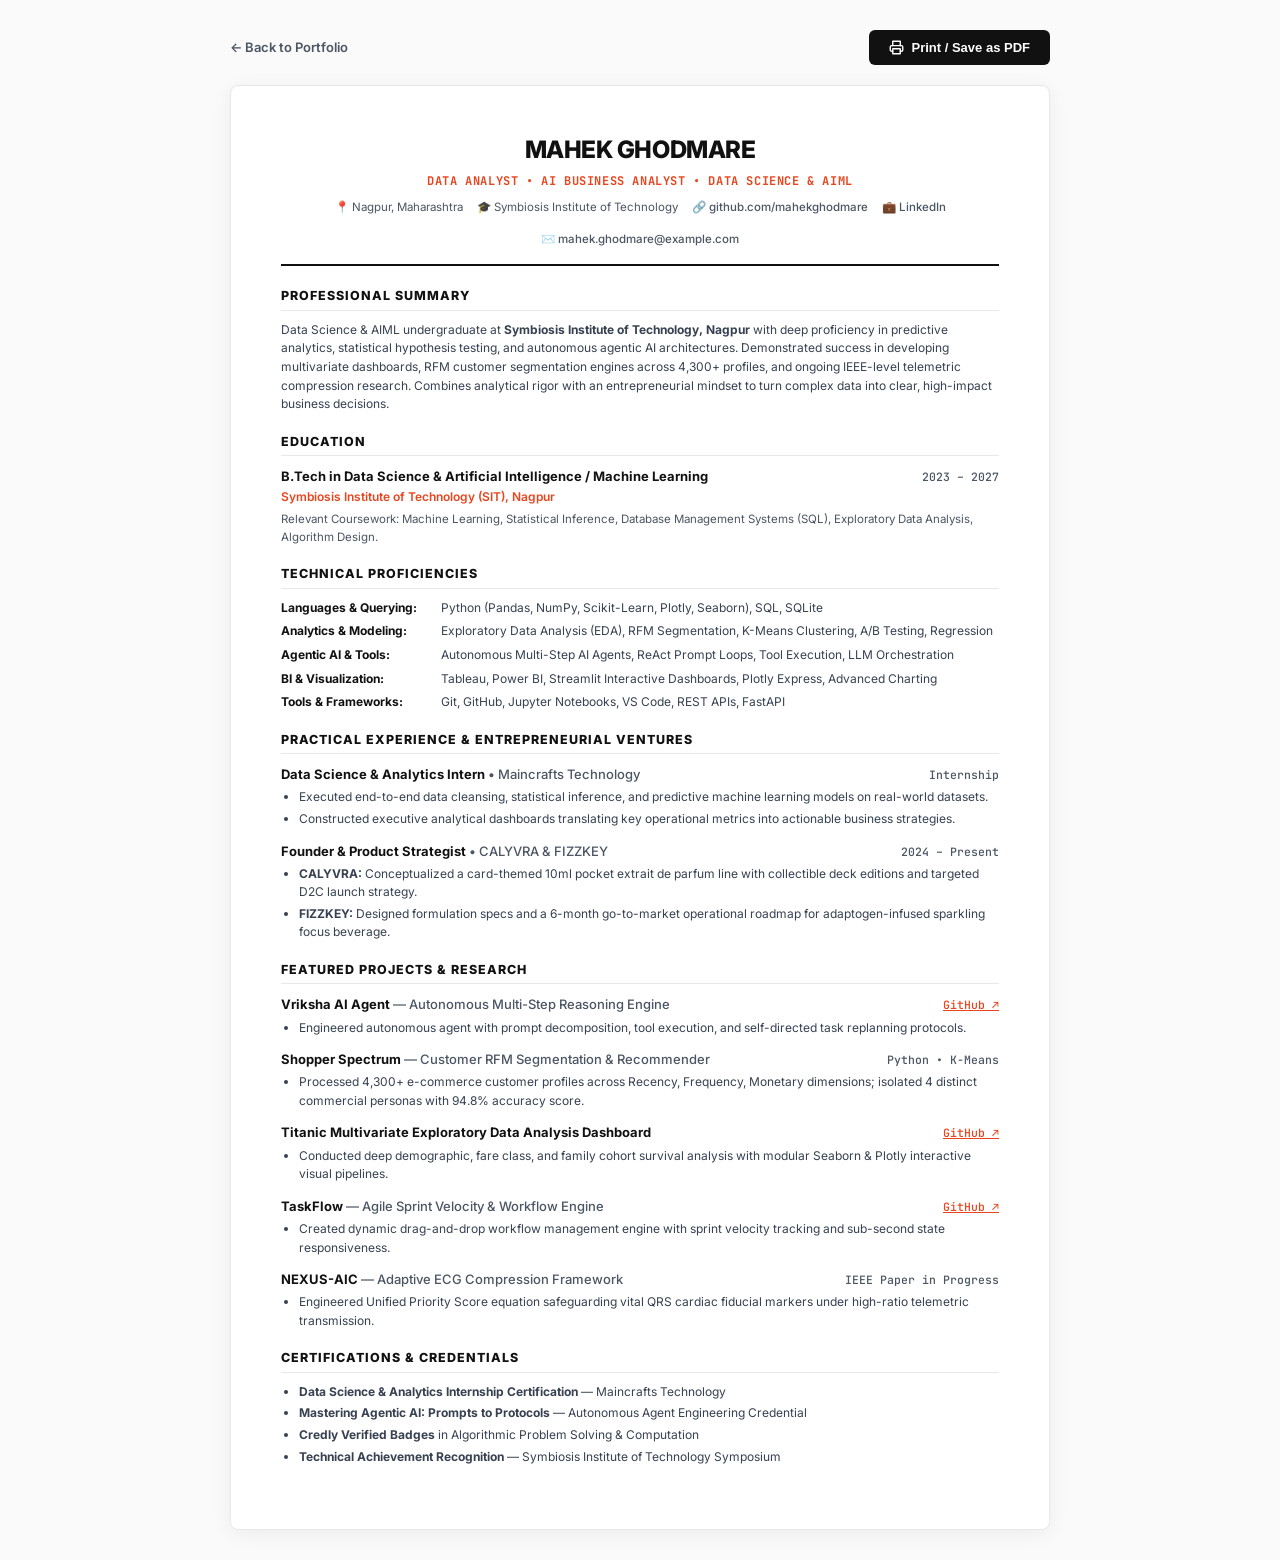
<file: MAHEK PORTFOLIO/resume.html>
<!DOCTYPE html>
<html lang="en">
<head>
  <meta charset="utf-8">
  <title>Mahek Ghodmare - Resume</title>
  <meta name="viewport" content="width=device-width, initial-scale=1.0">
  <link rel="preconnect" href="https://fonts.googleapis.com">
  <link rel="preconnect" href="https://fonts.gstatic.com" crossorigin>
  <link href="https://fonts.googleapis.com/css2?family=Inter:wght@400;500;600;700;800&family=JetBrains+Mono:wght@500;600&display=swap" rel="stylesheet">
  <style>
    :root {
      --primary: #111111;
      --accent: #E8451E;
      --muted: #4B5563;
      --light-bg: #F9FAFB;
      --border: #E5E7EB;
    }
    * { box-sizing: border-box; margin: 0; padding: 0; }
    body {
      font-family: 'Inter', -apple-system, sans-serif;
      font-size: 13px;
      line-height: 1.55;
      color: #1F2937;
      background: #FAFAFA;
      padding: 30px 15px;
    }
    .page {
      max-width: 820px;
      margin: 0 auto;
      background: #FFFFFF;
      padding: 45px 50px;
      border: 1px solid var(--border);
      border-radius: 8px;
      box-shadow: 0 4px 20px rgba(0,0,0,0.06);
    }
    .print-bar {
      max-width: 820px;
      margin: 0 auto 20px;
      display: flex;
      justify-content: space-between;
      align-items: center;
      gap: 12px;
    }
    .print-btn {
      display: inline-flex;
      align-items: center;
      gap: 8px;
      background: var(--primary);
      color: #fff;
      padding: 10px 20px;
      border-radius: 6px;
      font-weight: 600;
      font-size: 13px;
      cursor: pointer;
      border: none;
      text-decoration: none;
      transition: background .2s;
    }
    .print-btn:hover { background: var(--accent); }
    .back-btn {
      color: var(--muted);
      font-weight: 600;
      font-size: 13px;
      text-decoration: none;
    }
    .back-btn:hover { color: var(--primary); }

    /* Header */
    header {
      border-bottom: 2px solid var(--primary);
      padding-bottom: 16px;
      margin-bottom: 20px;
      text-align: center;
    }
    h1 {
      font-size: 24px;
      font-weight: 800;
      letter-spacing: -0.02em;
      color: var(--primary);
      text-transform: uppercase;
      margin-bottom: 4px;
    }
    .subtitle {
      font-family: 'JetBrains Mono', monospace;
      font-size: 12px;
      font-weight: 700;
      color: var(--accent);
      letter-spacing: 0.05em;
      margin-bottom: 8px;
    }
    .contacts {
      font-size: 11.5px;
      color: var(--muted);
      display: flex;
      flex-wrap: wrap;
      justify-content: center;
      gap: 14px;
    }
    .contacts a { color: var(--muted); text-decoration: none; font-weight: 500; }
    .contacts a:hover { color: var(--accent); }

    /* Sections */
    section { margin-bottom: 18px; }
    .sec-title {
      font-size: 12.5px;
      font-weight: 800;
      text-transform: uppercase;
      letter-spacing: 0.08em;
      color: var(--primary);
      border-bottom: 1px solid var(--border);
      padding-bottom: 4px;
      margin-bottom: 10px;
    }
    .item { margin-bottom: 12px; }
    .item:last-child { margin-bottom: 0; }
    .item-header {
      display: flex;
      justify-content: space-between;
      align-items: baseline;
      margin-bottom: 2px;
    }
    .item-title {
      font-size: 13px;
      font-weight: 700;
      color: var(--primary);
    }
    .item-title span { font-weight: 500; color: var(--muted); }
    .item-date {
      font-size: 11.5px;
      color: var(--muted);
      font-weight: 500;
      font-family: 'JetBrains Mono', monospace;
    }
    .item-sub {
      font-size: 12px;
      font-weight: 600;
      color: var(--accent);
      margin-bottom: 4px;
    }
    ul.bullets {
      list-style: disc;
      padding-left: 18px;
      margin-top: 4px;
    }
    ul.bullets li {
      font-size: 12px;
      color: #374151;
      margin-bottom: 3px;
    }
    .skills-grid {
      display: grid;
      grid-template-columns: 160px 1fr;
      row-gap: 5px;
      font-size: 12px;
    }
    .skills-label { font-weight: 700; color: var(--primary); }
    .skills-val { color: #374151; }

    @media print {
      body { background: #fff; padding: 0; font-size: 11pt; }
      .page { box-shadow: none; border: none; padding: 0; max-width: 100%; }
      .print-bar { display: none !important; }
      a { text-decoration: none; color: inherit; }
    }
  </style>
</head>
<body>

  <div class="print-bar">
    <a href="index.html" class="back-btn">← Back to Portfolio</a>
    <button onclick="window.print()" class="print-btn">
      <svg width="15" height="15" viewBox="0 0 24 24" fill="none" stroke="currentColor" stroke-width="2.2" stroke-linecap="round" stroke-linejoin="round"><polyline points="6 9 6 2 18 2 18 9"></polyline><path d="M6 18H4a2 2 0 0 1-2-2v-5a2 2 0 0 1 2-2h16a2 2 0 0 1 2 2v5a2 2 0 0 1-2 2h-2"></path><rect x="6" y="14" width="12" height="8"></rect></svg>
      Print / Save as PDF
    </button>
  </div>

  <div class="page">
    <header>
      <h1>Mahek Ghodmare</h1>
      <div class="subtitle">DATA ANALYST • AI BUSINESS ANALYST • DATA SCIENCE & AIML</div>
      <div class="contacts">
        <span>📍 Nagpur, Maharashtra</span>
        <span>🎓 Symbiosis Institute of Technology</span>
        <span>🔗 <a href="https://github.com/mahekghodmare" target="_blank">github.com/mahekghodmare</a></span>
        <span>💼 <a href="https://www.linkedin.com/" target="_blank">LinkedIn</a></span>
        <span>✉️ <a href="mailto:mahek.ghodmare@example.com">mahek.ghodmare@example.com</a></span>
      </div>
    </header>

    <!-- Summary -->
    <section>
      <div class="sec-title">Professional Summary</div>
      <p style="font-size: 12px; color: #374151;">
        Data Science & AIML undergraduate at <strong>Symbiosis Institute of Technology, Nagpur</strong> with deep proficiency in predictive analytics, statistical hypothesis testing, and autonomous agentic AI architectures. Demonstrated success in developing multivariate dashboards, RFM customer segmentation engines across 4,300+ profiles, and ongoing IEEE-level telemetric compression research. Combines analytical rigor with an entrepreneurial mindset to turn complex data into clear, high-impact business decisions.
      </p>
    </section>

    <!-- Education -->
    <section>
      <div class="sec-title">Education</div>
      <div class="item">
        <div class="item-header">
          <div class="item-title">B.Tech in Data Science & Artificial Intelligence / Machine Learning</div>
          <div class="item-date">2023 – 2027</div>
        </div>
        <div class="item-sub">Symbiosis Institute of Technology (SIT), Nagpur</div>
        <p style="font-size: 11.5px; color: var(--muted);">Relevant Coursework: Machine Learning, Statistical Inference, Database Management Systems (SQL), Exploratory Data Analysis, Algorithm Design.</p>
      </div>
    </section>

    <!-- Technical Proficiencies -->
    <section>
      <div class="sec-title">Technical Proficiencies</div>
      <div class="skills-grid">
        <div class="skills-label">Languages & Querying:</div>
        <div class="skills-val">Python (Pandas, NumPy, Scikit-Learn, Plotly, Seaborn), SQL, SQLite</div>

        <div class="skills-label">Analytics & Modeling:</div>
        <div class="skills-val">Exploratory Data Analysis (EDA), RFM Segmentation, K-Means Clustering, A/B Testing, Regression</div>

        <div class="skills-label">Agentic AI & Tools:</div>
        <div class="skills-val">Autonomous Multi-Step AI Agents, ReAct Prompt Loops, Tool Execution, LLM Orchestration</div>

        <div class="skills-label">BI & Visualization:</div>
        <div class="skills-val">Tableau, Power BI, Streamlit Interactive Dashboards, Plotly Express, Advanced Charting</div>

        <div class="skills-label">Tools & Frameworks:</div>
        <div class="skills-val">Git, GitHub, Jupyter Notebooks, VS Code, REST APIs, FastAPI</div>
      </div>
    </section>

    <!-- Practical Experience -->
    <section>
      <div class="sec-title">Practical Experience & Entrepreneurial Ventures</div>

      <div class="item">
        <div class="item-header">
          <div class="item-title">Data Science & Analytics Intern <span>• Maincrafts Technology</span></div>
          <div class="item-date">Internship</div>
        </div>
        <ul class="bullets">
          <li>Executed end-to-end data cleansing, statistical inference, and predictive machine learning models on real-world datasets.</li>
          <li>Constructed executive analytical dashboards translating key operational metrics into actionable business strategies.</li>
        </ul>
      </div>

      <div class="item" style="margin-top: 10px;">
        <div class="item-header">
          <div class="item-title">Founder & Product Strategist <span>• CALYVRA & FIZZKEY</span></div>
          <div class="item-date">2024 – Present</div>
        </div>
        <ul class="bullets">
          <li><strong>CALYVRA:</strong> Conceptualized a card-themed 10ml pocket extrait de parfum line with collectible deck editions and targeted D2C launch strategy.</li>
          <li><strong>FIZZKEY:</strong> Designed formulation specs and a 6-month go-to-market operational roadmap for adaptogen-infused sparkling focus beverage.</li>
        </ul>
      </div>
    </section>

    <!-- Projects -->
    <section>
      <div class="sec-title">Featured Projects & Research</div>

      <div class="item">
        <div class="item-header">
          <div class="item-title">Vriksha AI Agent <span>— Autonomous Multi-Step Reasoning Engine</span></div>
          <div class="item-date"><a href="https://github.com/mahekghodmare/Vriksha-Ai-agent-project-" target="_blank" style="color:var(--accent);">GitHub ↗</a></div>
        </div>
        <ul class="bullets">
          <li>Engineered autonomous agent with prompt decomposition, tool execution, and self-directed task replanning protocols.</li>
        </ul>
      </div>

      <div class="item">
        <div class="item-header">
          <div class="item-title">Shopper Spectrum <span>— Customer RFM Segmentation & Recommender</span></div>
          <div class="item-date">Python • K-Means</div>
        </div>
        <ul class="bullets">
          <li>Processed 4,300+ e-commerce customer profiles across Recency, Frequency, Monetary dimensions; isolated 4 distinct commercial personas with 94.8% accuracy score.</li>
        </ul>
      </div>

      <div class="item">
        <div class="item-header">
          <div class="item-title">Titanic Multivariate Exploratory Data Analysis Dashboard</div>
          <div class="item-date"><a href="https://github.com/mahekghodmare/Data-Science-Analysis-with-Python-/blob/main/Titanic_Data_VisualizationDashboard.ipynb" target="_blank" style="color:var(--accent);">GitHub ↗</a></div>
        </div>
        <ul class="bullets">
          <li>Conducted deep demographic, fare class, and family cohort survival analysis with modular Seaborn & Plotly interactive visual pipelines.</li>
        </ul>
      </div>

      <div class="item">
        <div class="item-header">
          <div class="item-title">TaskFlow <span>— Agile Sprint Velocity & Workflow Engine</span></div>
          <div class="item-date"><a href="https://github.com/mahekghodmare/TaskFlow" target="_blank" style="color:var(--accent);">GitHub ↗</a></div>
        </div>
        <ul class="bullets">
          <li>Created dynamic drag-and-drop workflow management engine with sprint velocity tracking and sub-second state responsiveness.</li>
        </ul>
      </div>

      <div class="item">
        <div class="item-header">
          <div class="item-title">NEXUS-AIC <span>— Adaptive ECG Compression Framework</span></div>
          <div class="item-date">IEEE Paper in Progress</div>
        </div>
        <ul class="bullets">
          <li>Engineered Unified Priority Score equation safeguarding vital QRS cardiac fiducial markers under high-ratio telemetric transmission.</li>
        </ul>
      </div>
    </section>

    <!-- Certifications -->
    <section>
      <div class="sec-title">Certifications & Credentials</div>
      <ul class="bullets">
        <li><strong>Data Science & Analytics Internship Certification</strong> — Maincrafts Technology</li>
        <li><strong>Mastering Agentic AI: Prompts to Protocols</strong> — Autonomous Agent Engineering Credential</li>
        <li><strong>Credly Verified Badges</strong> in Algorithmic Problem Solving & Computation</li>
        <li><strong>Technical Achievement Recognition</strong> — Symbiosis Institute of Technology Symposium</li>
      </ul>
    </section>
  </div>

</body>
</html>
</file>
